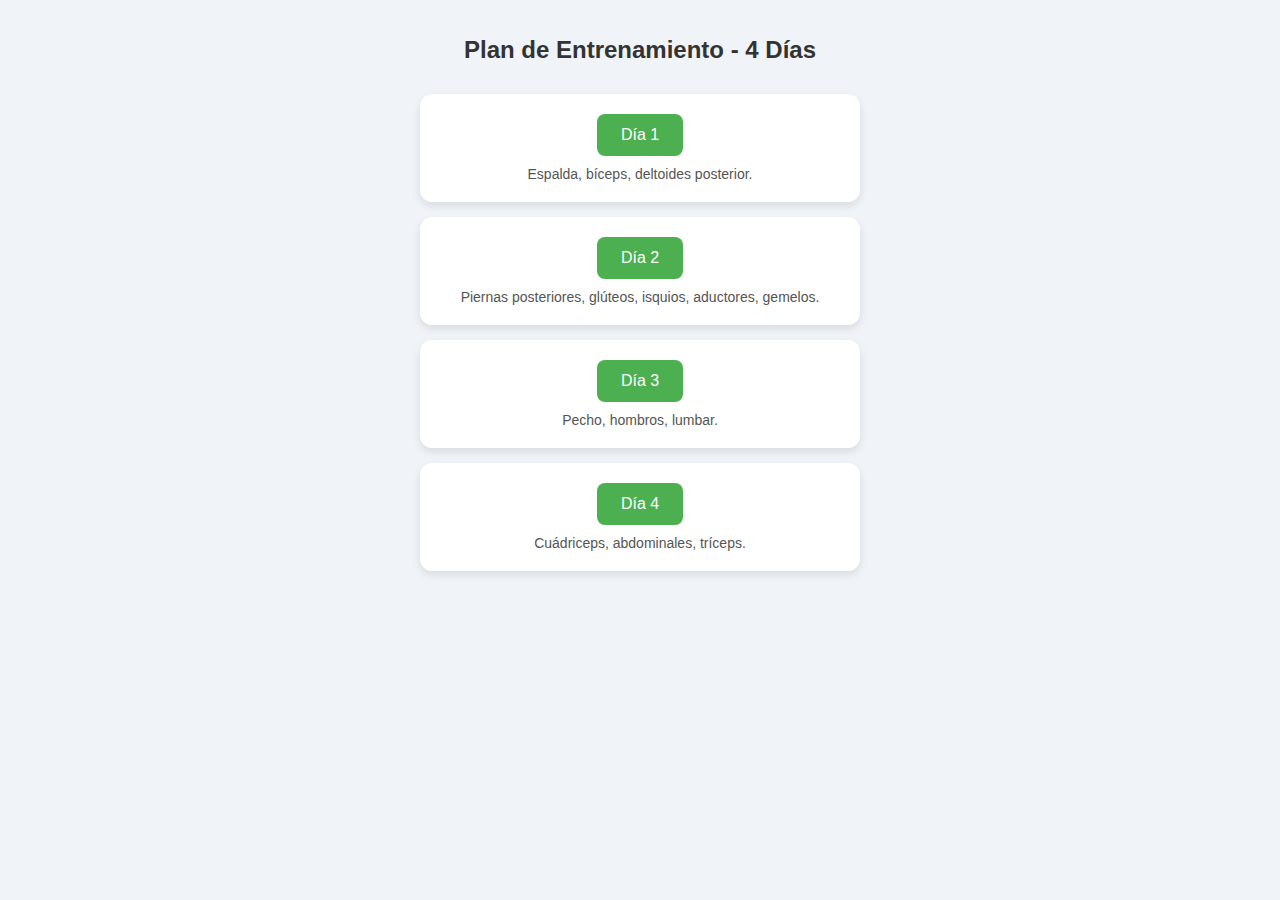
<file: index.html>
<!DOCTYPE html>
<html lang="es">
<head>
    <meta charset="UTF-8">
    <title>Plan de Entrenamiento</title>
    <link rel="stylesheet" href="styles.css">
</head>
<body>
<h1>Plan de Entrenamiento - 4 Días</h1>

<div class="dia">
    <a href="dia1.html">
        <button>Día 1</button>
    </a>
    <p>Espalda, bíceps, deltoides posterior.</p>
</div>

<div class="dia">
    <a href="dia2.html">
        <button>Día 2</button>
    </a>
    <p>Piernas posteriores, glúteos, isquios, aductores, gemelos.</p>
</div>

<div class="dia">
    <a href="dia3.html">
        <button>Día 3</button>
    </a>
    <p>Pecho, hombros, lumbar.</p>
</div>

<div class="dia">
    <a href="dia4.html">
        <button>Día 4</button>
    </a>
    <p>Cuádriceps, abdominales, tríceps.</p>
</div>
</body>
</html>
</file>
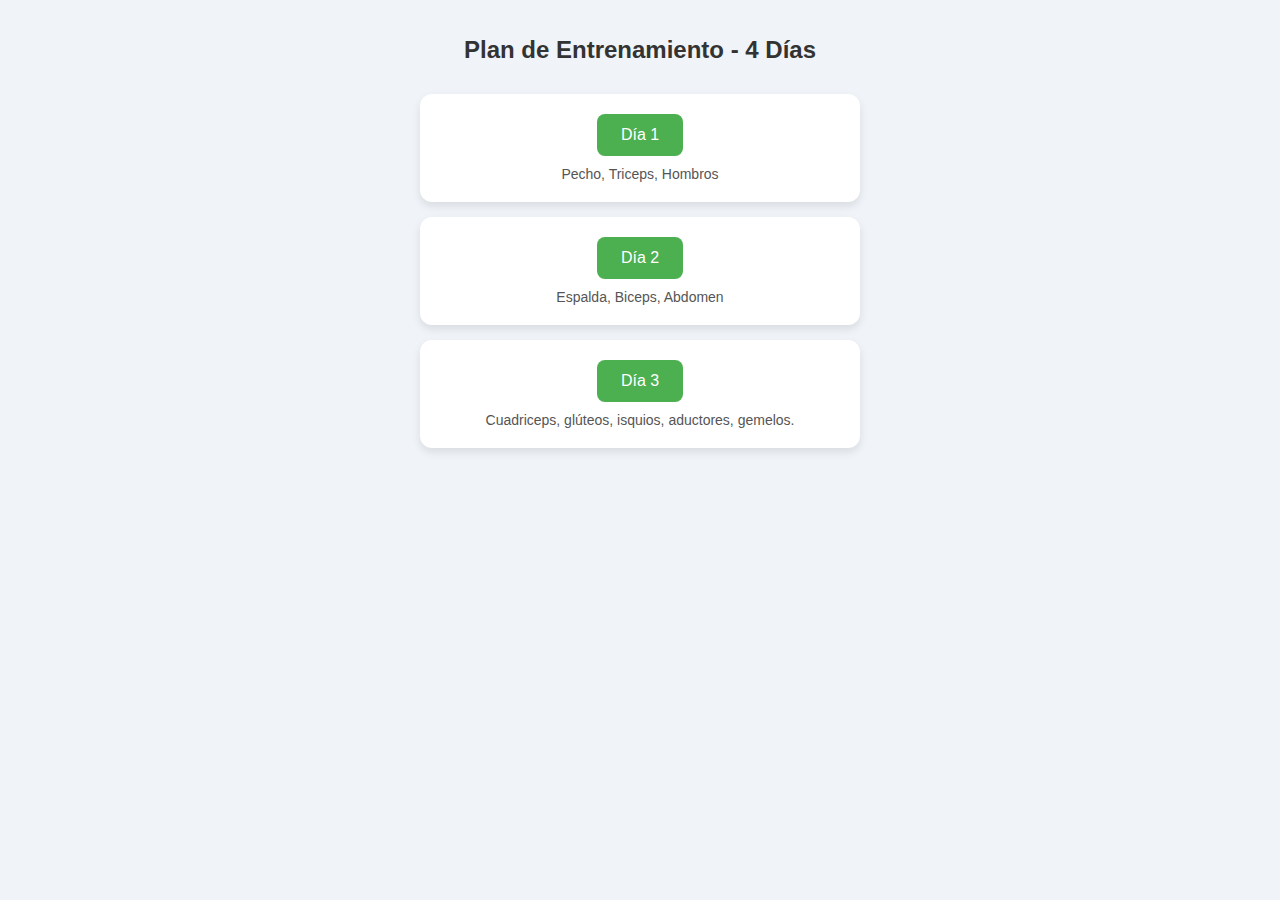
<file: Daniel/index.html>
<!DOCTYPE html>
<html lang="es">
<head>
    <meta charset="UTF-8">
    <title>Plan de Entrenamiento</title>
    <link rel="stylesheet" href="styles.css">
</head>
<body>
<h1>Plan de Entrenamiento - 4 Días</h1>

<div class="dia">
    <a href="dia1.html">
        <button>Día 1</button>
    </a>
    <p>Pecho, Triceps, Hombros</p>
</div>

<div class="dia">
    <a href="dia2.html">
        <button>Día 2</button>
    </a>
    <p>Espalda, Biceps, Abdomen</p>
</div>

<div class="dia">
    <a href="dia3.html">
        <button>Día 3</button>
    </a>
    <p>Cuadriceps, glúteos, isquios, aductores, gemelos.</p>
</div>

</body>
</html>
</file>
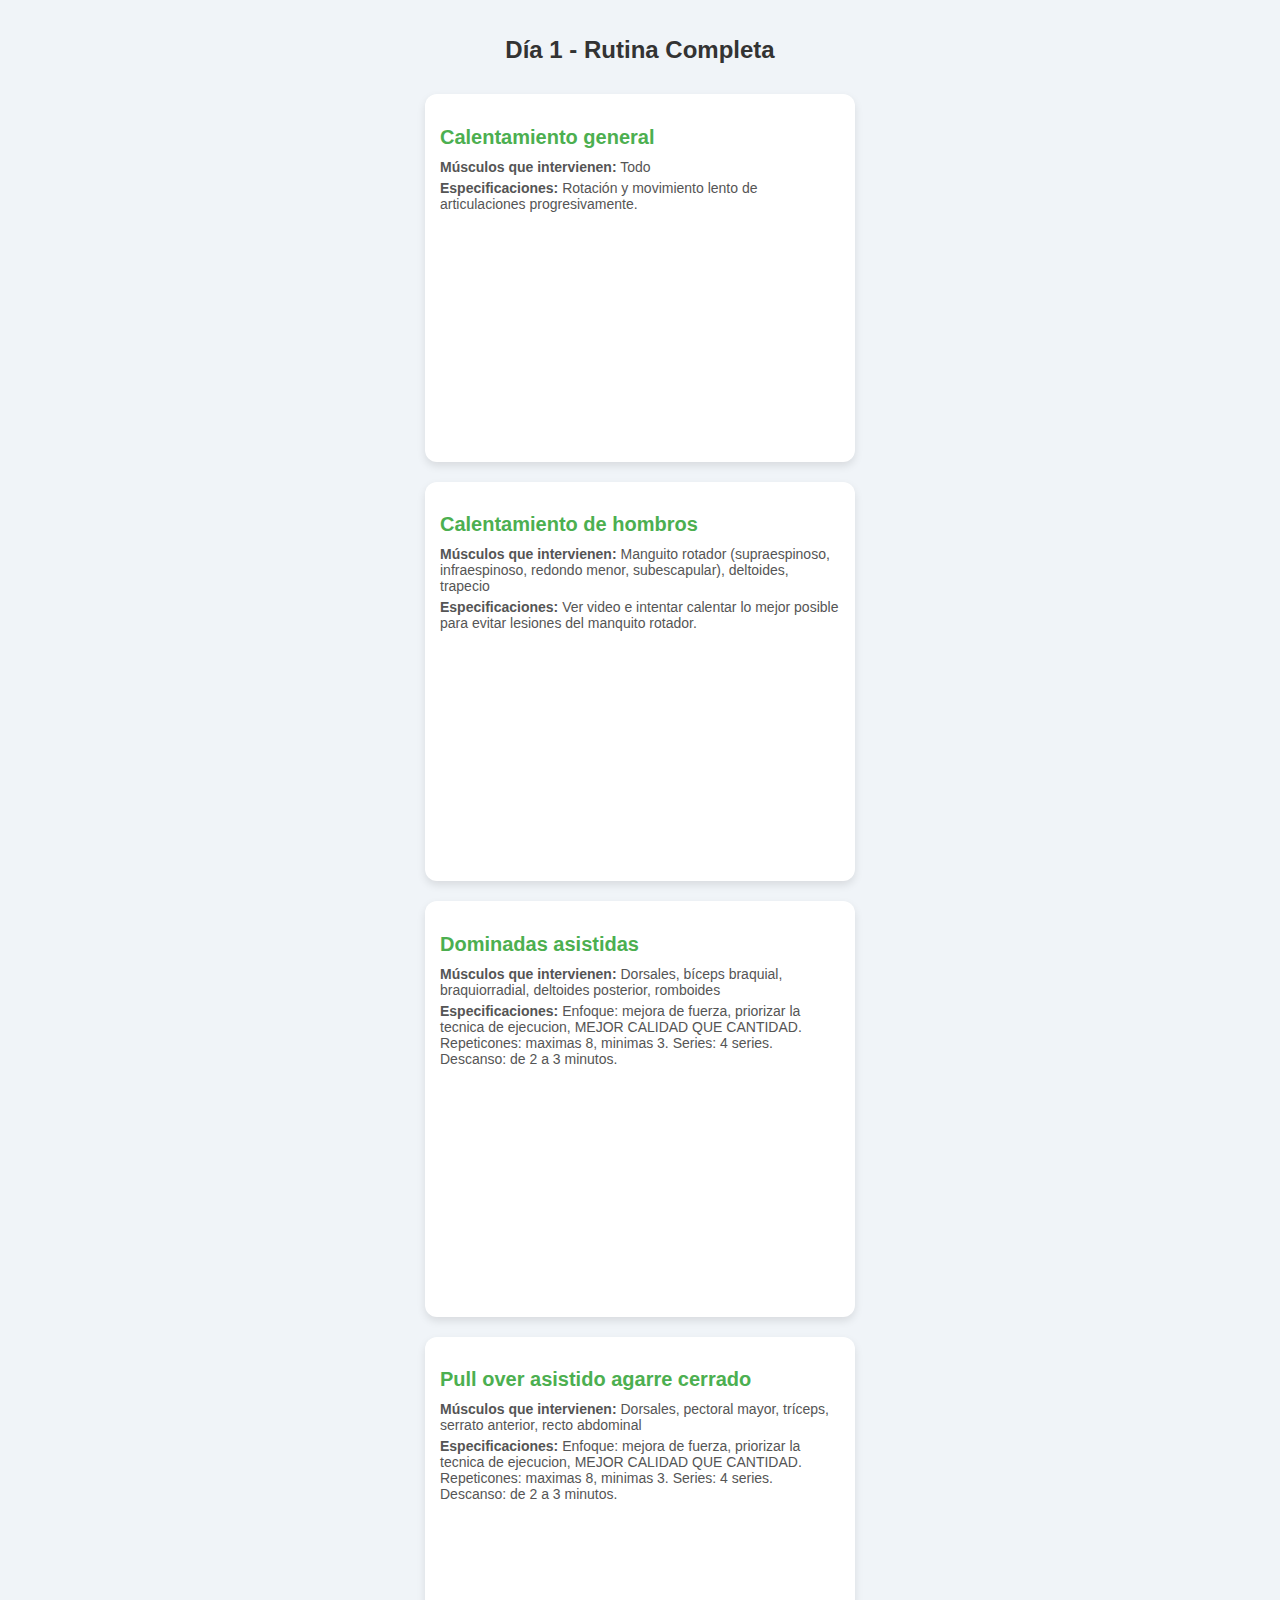
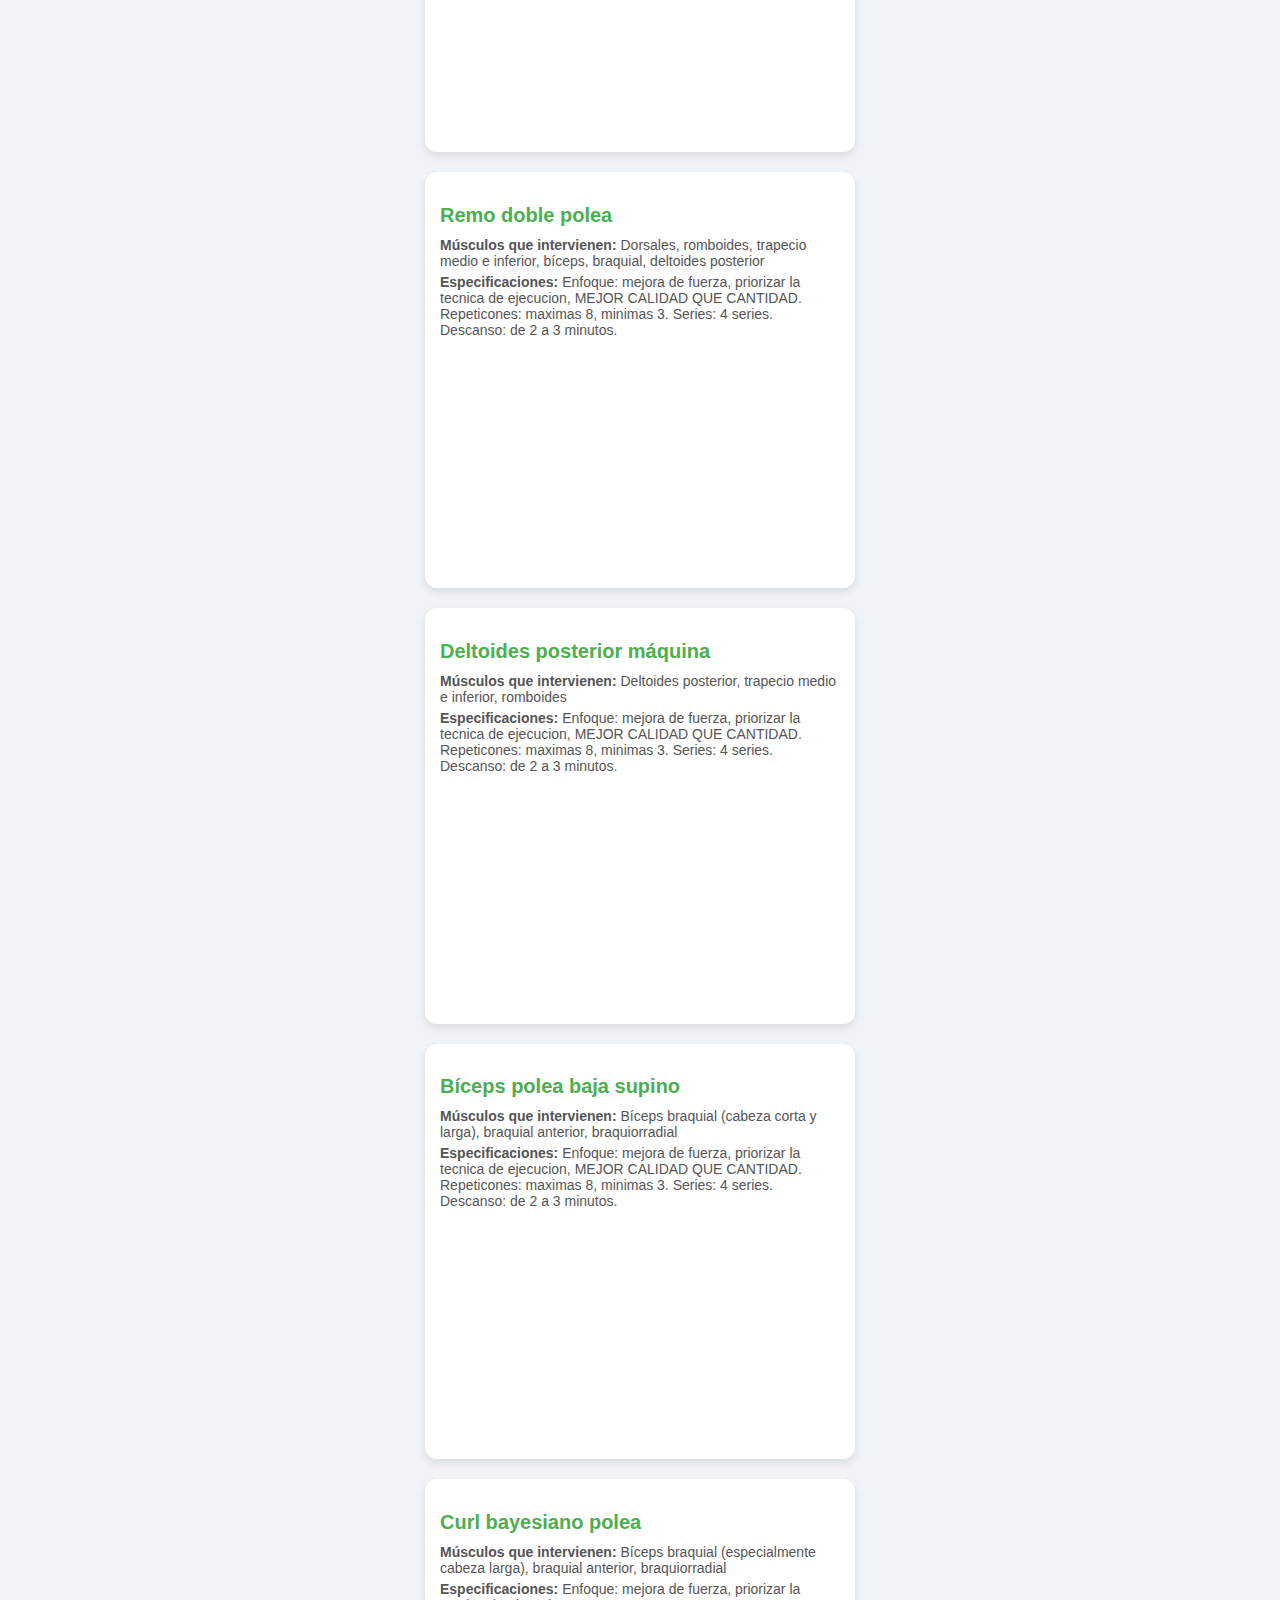
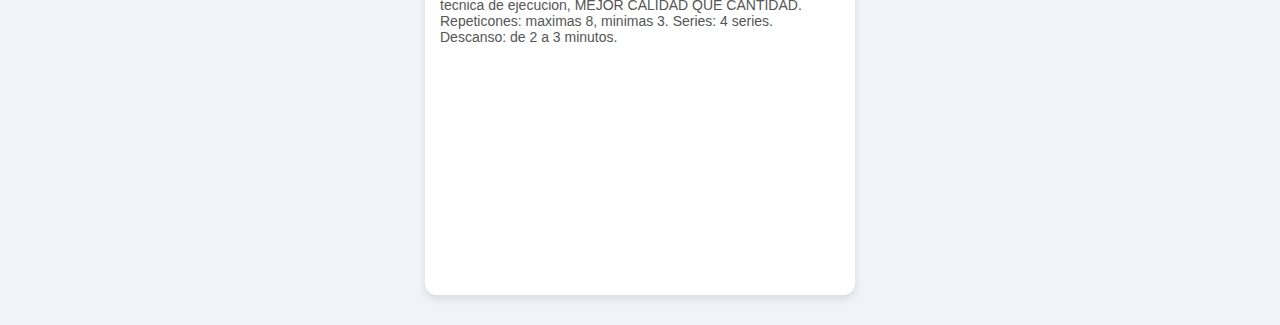
<file: dia1.html>
<!DOCTYPE html>
<html lang="es">
<head>
    <meta charset="UTF-8">
    <meta name="viewport" content="width=device-width, initial-scale=1.0">
    <title>Día 1 - Rutina Completa</title>
    <link rel="stylesheet" href="styles2.css">
</head>
<body>
<h1>Día 1 - Rutina Completa</h1>
<div class="rutina-container">
    <div class="ejercicio">
        <h2>Calentamiento general</h2>
        <p><strong>Músculos que intervienen:</strong> Todo</p>
        <p><strong>Especificaciones:</strong> Rotación y movimiento lento de articulaciones progresivamente.</p>
        <div class="video-container">
            <iframe src="https://www.youtube.com/embed/YGoCAfU6d-s" frameborder="0" allowfullscreen></iframe>
        </div>
    </div>

    <div class="ejercicio">
        <h2>Calentamiento de hombros</h2>
        <p><strong>Músculos que intervienen:</strong> Manguito rotador (supraespinoso, infraespinoso, redondo menor, subescapular), deltoides, trapecio</p>
        <p><strong>Especificaciones:</strong> Ver video e intentar calentar lo mejor posible para evitar lesiones del manquito rotador.</p>
        <div class="video-container">
            <iframe src="https://www.youtube.com/embed/A0gCCmGqn_M" frameborder="0" allowfullscreen></iframe>
        </div>
    </div>

    <div class="ejercicio">
        <h2>Dominadas asistidas</h2>
        <p><strong>Músculos que intervienen:</strong> Dorsales, bíceps braquial, braquiorradial, deltoides posterior, romboides</p>
        <p><strong>Especificaciones:</strong> Enfoque: mejora de fuerza, priorizar la tecnica de ejecucion, MEJOR CALIDAD QUE CANTIDAD. Repeticones: maximas 8, minimas 3. Series: 4 series. Descanso: de 2 a 3 minutos.</p>
        <div class="video-container">
            <iframe src="https://www.youtube.com/embed/lgE47t3dr2Q" frameborder="0" allowfullscreen></iframe>
        </div>
    </div>

    <div class="ejercicio">
        <h2>Pull over asistido agarre cerrado</h2>
        <p><strong>Músculos que intervienen:</strong> Dorsales, pectoral mayor, tríceps, serrato anterior, recto abdominal</p>
        <p><strong>Especificaciones:</strong> Enfoque: mejora de fuerza, priorizar la tecnica de ejecucion, MEJOR CALIDAD QUE CANTIDAD. Repeticones: maximas 8, minimas 3. Series: 4 series. Descanso: de 2 a 3 minutos.</p>
        <div class="video-container">
            <iframe src="https://www.youtube.com/embed/4ygpWJgfhIE" frameborder="0" allowfullscreen></iframe>
        </div>
    </div>

    <div class="ejercicio">
        <h2>Remo doble polea</h2>
        <p><strong>Músculos que intervienen:</strong> Dorsales, romboides, trapecio medio e inferior, bíceps, braquial, deltoides posterior</p>
        <p><strong>Especificaciones:</strong> Enfoque: mejora de fuerza, priorizar la tecnica de ejecucion, MEJOR CALIDAD QUE CANTIDAD. Repeticones: maximas 8, minimas 3. Series: 4 series. Descanso: de 2 a 3 minutos.</p>
        <div class="video-container">
            <iframe src="https://www.youtube.com/embed/v02IVd4cuUU" frameborder="0" allowfullscreen></iframe>
        </div>
    </div>

    <div class="ejercicio">
        <h2>Deltoides posterior máquina</h2>
        <p><strong>Músculos que intervienen:</strong> Deltoides posterior, trapecio medio e inferior, romboides</p>
        <p><strong>Especificaciones:</strong> Enfoque: mejora de fuerza, priorizar la tecnica de ejecucion, MEJOR CALIDAD QUE CANTIDAD. Repeticones: maximas 8, minimas 3. Series: 4 series. Descanso: de 2 a 3 minutos.</p>
        <div class="video-container">
            <iframe src="https://www.youtube.com/embed/QJLG15jHksA" frameborder="0" allowfullscreen></iframe>
        </div>
    </div>

    <div class="ejercicio">
        <h2>Bíceps polea baja supino</h2>
        <p><strong>Músculos que intervienen:</strong> Bíceps braquial (cabeza corta y larga), braquial anterior, braquiorradial</p>
        <p><strong>Especificaciones:</strong> Enfoque: mejora de fuerza, priorizar la tecnica de ejecucion, MEJOR CALIDAD QUE CANTIDAD. Repeticones: maximas 8, minimas 3. Series: 4 series. Descanso: de 2 a 3 minutos.</p>
        <div class="video-container">
            <iframe src="https://www.youtube.com/embed/U6op1JiV0T8" frameborder="0" allowfullscreen></iframe>
        </div>
    </div>

    <div class="ejercicio">
        <h2>Curl bayesiano polea</h2>
        <p><strong>Músculos que intervienen:</strong> Bíceps braquial (especialmente cabeza larga), braquial anterior, braquiorradial</p>
        <p><strong>Especificaciones:</strong> Enfoque: mejora de fuerza, priorizar la tecnica de ejecucion, MEJOR CALIDAD QUE CANTIDAD. Repeticones: maximas 8, minimas 3. Series: 4 series. Descanso: de 2 a 3 minutos.</p>
        <div class="video-container">
            <iframe src="https://www.youtube.com/embed/m1wGr3O-nzo" frameborder="0" allowfullscreen></iframe>
        </div>
    </div>
</div>
</body>
</html>
</file>
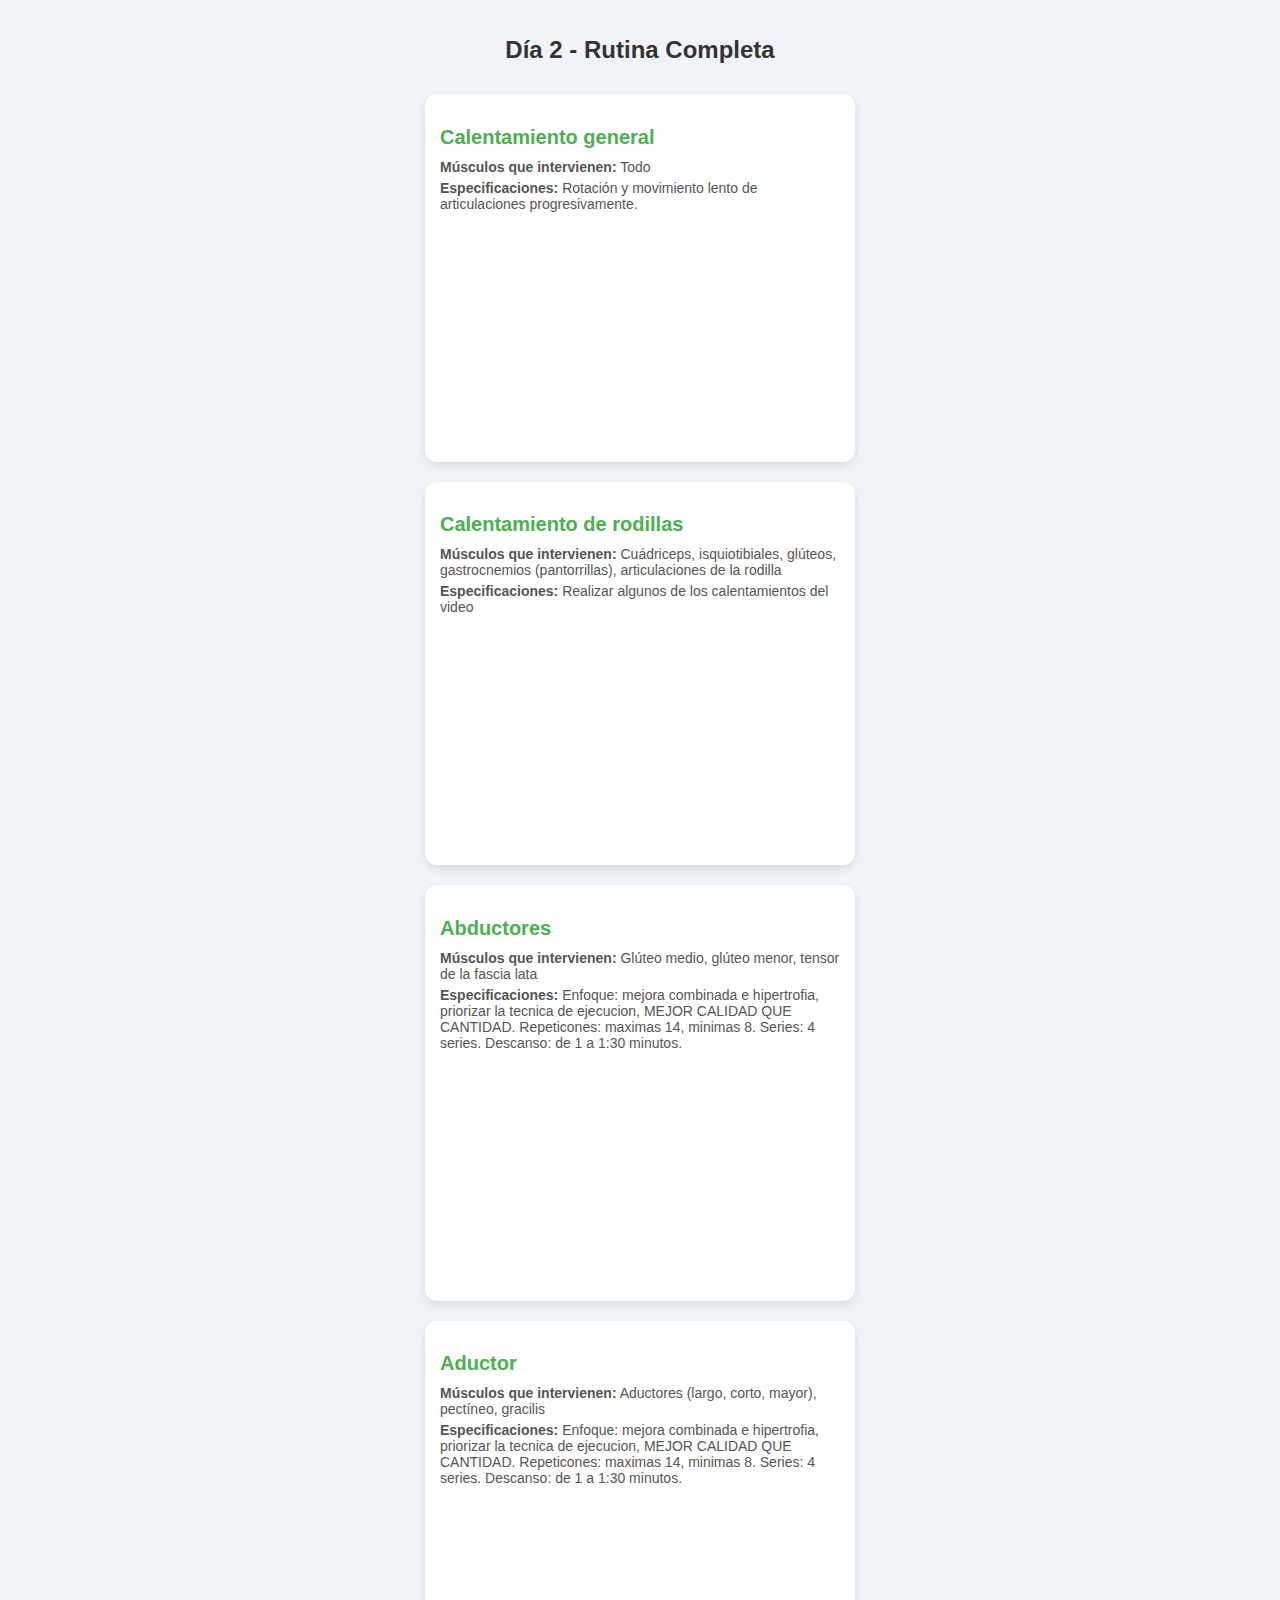
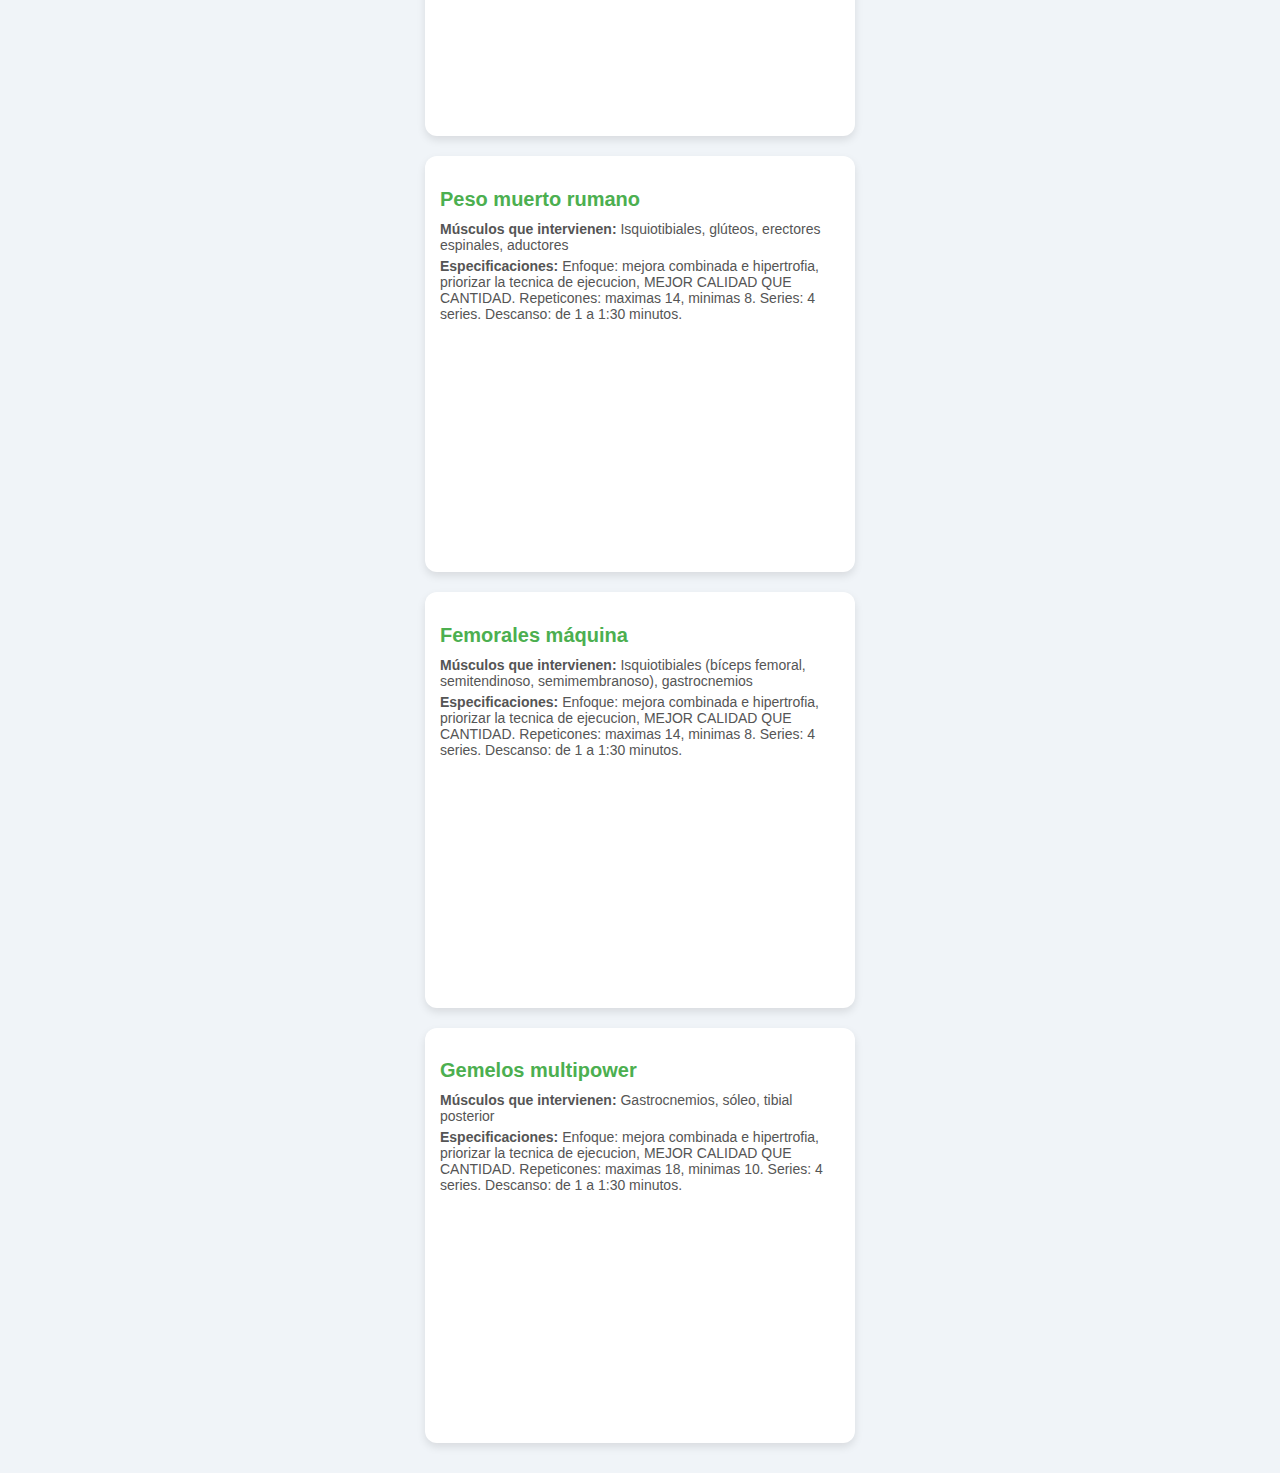
<file: dia2.html>
<!DOCTYPE html>
<html lang="es">
<head>
    <meta charset="UTF-8">
    <meta name="viewport" content="width=device-width, initial-scale=1.0">
    <title>Día 2 - Rutina Completa</title>
    <link rel="stylesheet" href="styles2.css">
</head>
<body>
<h1>Día 2 - Rutina Completa</h1>
<div class="rutina-container">
    <div class="ejercicio">
        <h2>Calentamiento general</h2>
        <p><strong>Músculos que intervienen:</strong> Todo</p>
        <p><strong>Especificaciones:</strong> Rotación y movimiento lento de articulaciones progresivamente.</p>
        <div class="video-container">
            <iframe src="https://www.youtube.com/embed/YGoCAfU6d-s" frameborder="0" allowfullscreen></iframe>
        </div>
    </div>

    <div class="ejercicio">
        <h2>Calentamiento de rodillas</h2>
        <p><strong>Músculos que intervienen:</strong> Cuádriceps, isquiotibiales, glúteos, gastrocnemios (pantorrillas), articulaciones de la rodilla</p>
        <p><strong>Especificaciones:</strong> Realizar algunos de los calentamientos del video</p>
        <div class="video-container">
            <iframe src="https://www.youtube.com/embed/jSACK-0lKi4" frameborder="0" allowfullscreen></iframe>
        </div>
    </div>

    <div class="ejercicio">
        <h2>Abductores</h2>
        <p><strong>Músculos que intervienen:</strong> Glúteo medio, glúteo menor, tensor de la fascia lata</p>
        <p><strong>Especificaciones:</strong> Enfoque: mejora combinada e hipertrofia, priorizar la tecnica de ejecucion, MEJOR CALIDAD QUE CANTIDAD. Repeticones: maximas 14, minimas 8. Series: 4 series. Descanso: de 1 a 1:30 minutos.</p>
        <div class="video-container">
            <iframe src="https://www.youtube.com/embed/Ag57DscB5uA" frameborder="0" allowfullscreen></iframe>
        </div>
    </div>

    <div class="ejercicio">
        <h2>Aductor</h2>
        <p><strong>Músculos que intervienen:</strong> Aductores (largo, corto, mayor), pectíneo, gracilis</p>
        <p><strong>Especificaciones:</strong> Enfoque: mejora combinada e hipertrofia, priorizar la tecnica de ejecucion, MEJOR CALIDAD QUE CANTIDAD. Repeticones: maximas 14, minimas 8. Series: 4 series. Descanso: de 1 a 1:30 minutos.</p>
        <div class="video-container">
            <iframe src="https://www.youtube.com/embed/i-Cotxp4wpM" frameborder="0" allowfullscreen></iframe>
        </div>
    </div>

    <div class="ejercicio">
        <h2>Peso muerto rumano</h2>
        <p><strong>Músculos que intervienen:</strong> Isquiotibiales, glúteos, erectores espinales, aductores</p>
        <p><strong>Especificaciones:</strong> Enfoque: mejora combinada e hipertrofia, priorizar la tecnica de ejecucion, MEJOR CALIDAD QUE CANTIDAD. Repeticones: maximas 14, minimas 8. Series: 4 series. Descanso: de 1 a 1:30 minutos.</p>
        <div class="video-container">
            <iframe src="https://www.youtube.com/embed/0mUwMamTBaI" frameborder="0" allowfullscreen></iframe>
        </div>
    </div>

    <div class="ejercicio">
        <h2>Femorales máquina</h2>
        <p><strong>Músculos que intervienen:</strong> Isquiotibiales (bíceps femoral, semitendinoso, semimembranoso), gastrocnemios</p>
        <p><strong>Especificaciones:</strong> Enfoque: mejora combinada e hipertrofia, priorizar la tecnica de ejecucion, MEJOR CALIDAD QUE CANTIDAD. Repeticones: maximas 14, minimas 8. Series: 4 series. Descanso: de 1 a 1:30 minutos.</p>
        <div class="video-container">
            <iframe src="https://www.youtube.com/embed/VEAv16_YIF0" frameborder="0" allowfullscreen></iframe>
        </div>
    </div>

    <div class="ejercicio">
        <h2>Gemelos multipower</h2>
        <p><strong>Músculos que intervienen:</strong> Gastrocnemios, sóleo, tibial posterior</p>
        <p><strong>Especificaciones:</strong> Enfoque: mejora combinada e hipertrofia, priorizar la tecnica de ejecucion, MEJOR CALIDAD QUE CANTIDAD. Repeticones: maximas 18, minimas 10. Series: 4 series. Descanso: de 1 a 1:30 minutos.</p>
        <div class="video-container">
            <iframe src="https://www.youtube.com/embed/3d6jHpU76UE" frameborder="0" allowfullscreen></iframe>
        </div>
    </div>
</div>
</body>
</html>
</file>
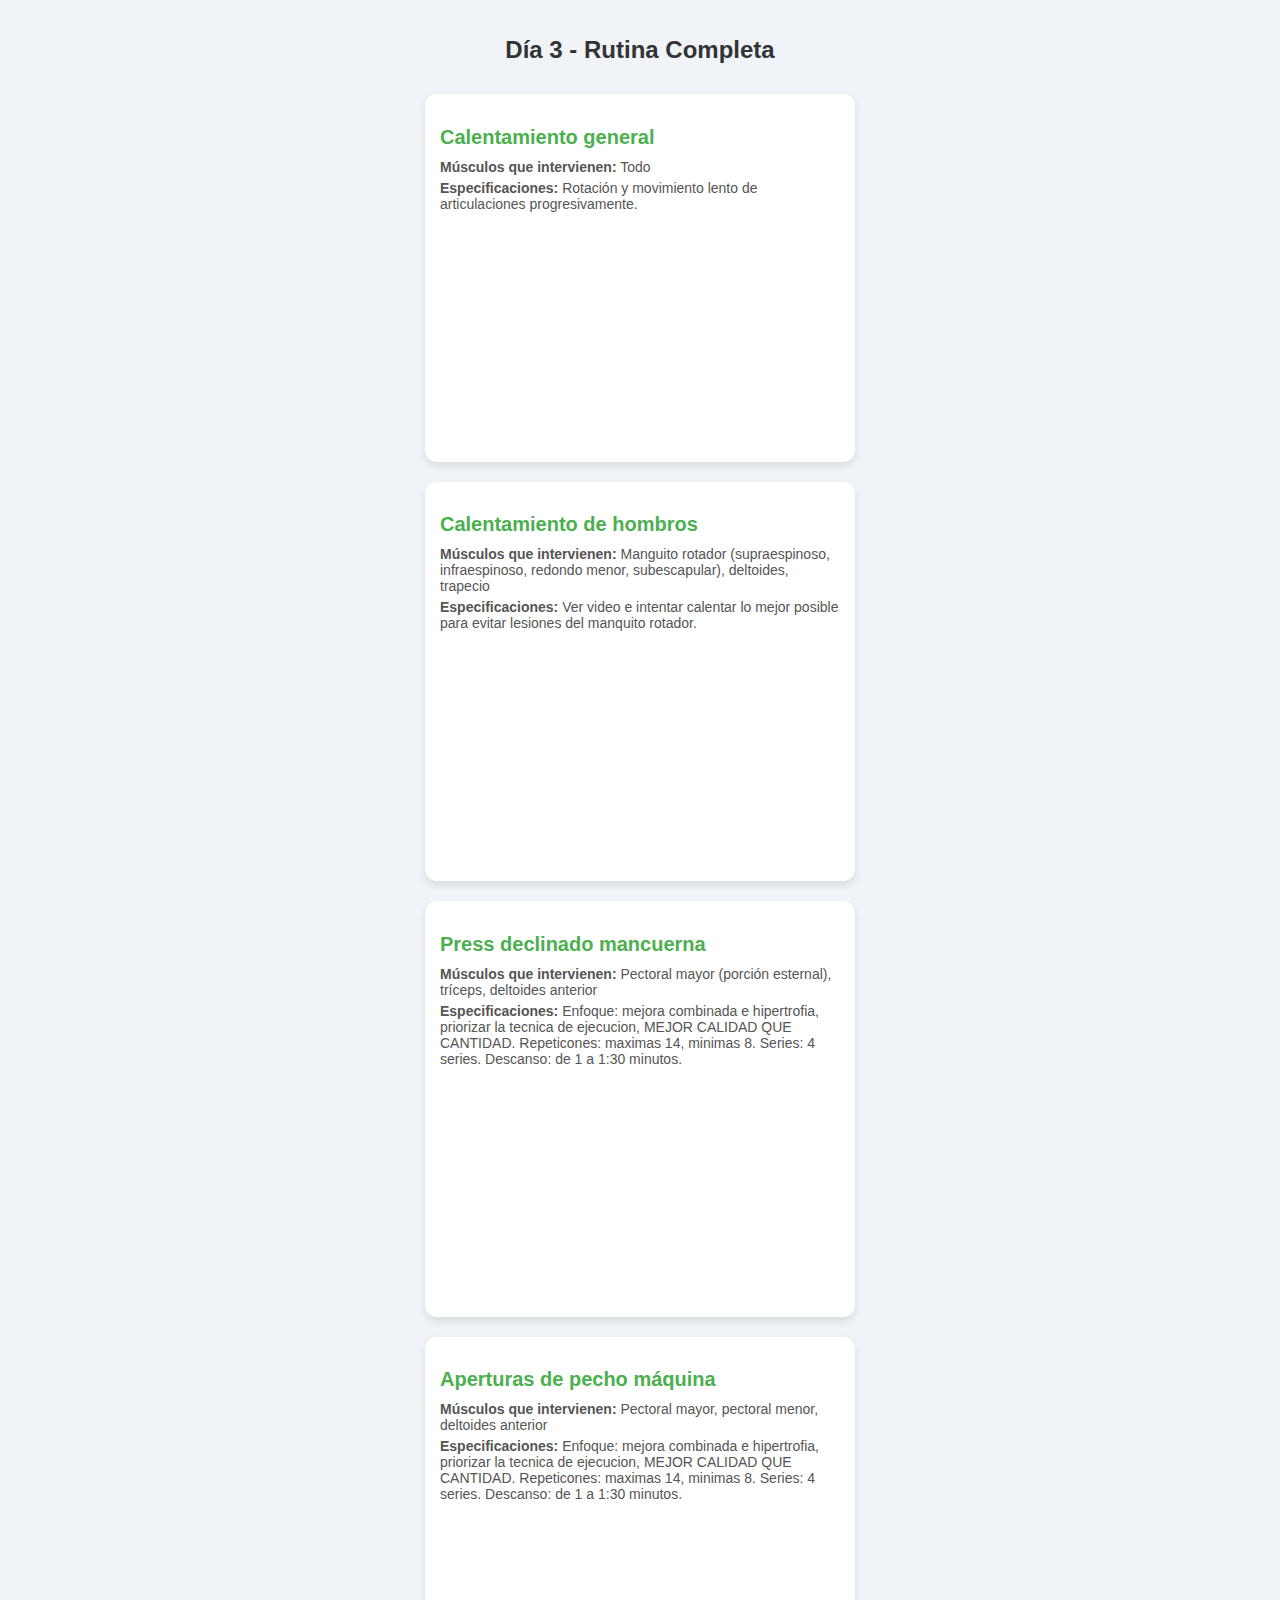
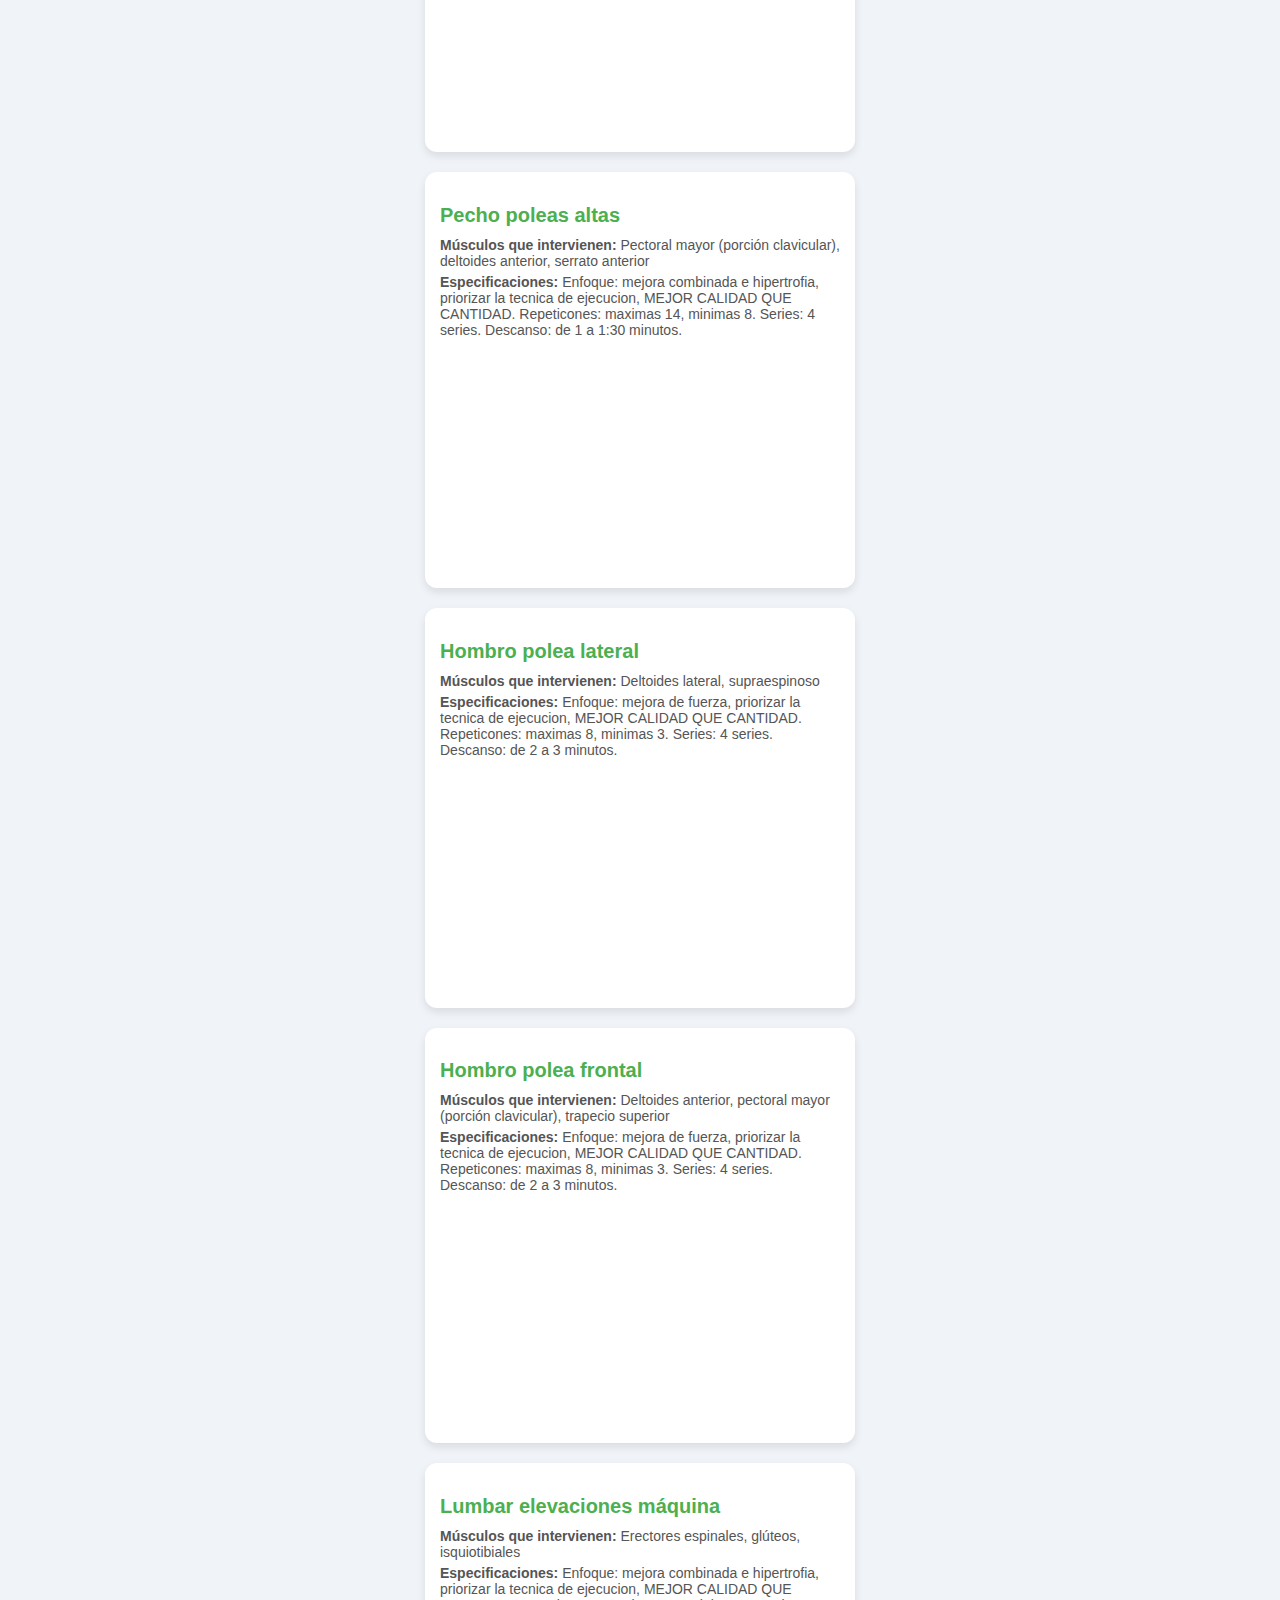
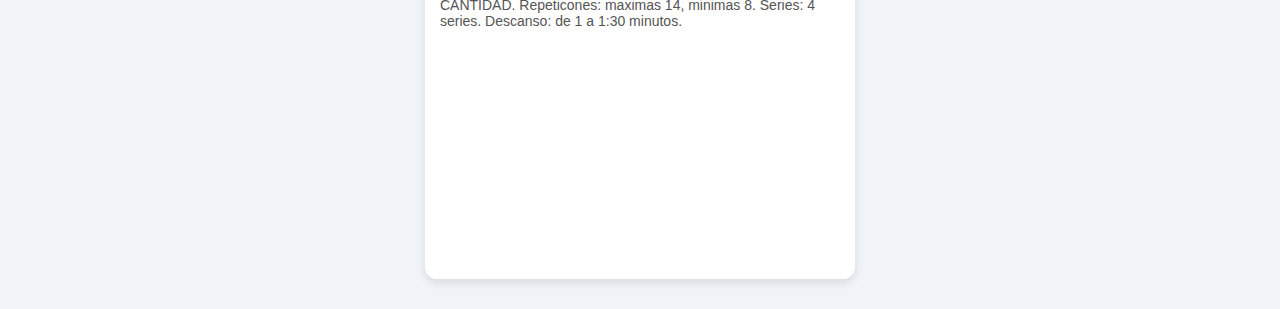
<file: dia3.html>
<!DOCTYPE html>
<html lang="es">
<head>
    <meta charset="UTF-8">
    <meta name="viewport" content="width=device-width, initial-scale=1.0">
    <title>Día 3 - Rutina Completa</title>
    <link rel="stylesheet" href="styles2.css">
</head>
<body>
<h1>Día 3 - Rutina Completa</h1>
<div class="rutina-container">
    <div class="ejercicio">
        <h2>Calentamiento general</h2>
        <p><strong>Músculos que intervienen:</strong> Todo</p>
        <p><strong>Especificaciones:</strong> Rotación y movimiento lento de articulaciones progresivamente.</p>
        <div class="video-container">
            <iframe src="https://www.youtube.com/embed/YGoCAfU6d-s" frameborder="0" allowfullscreen></iframe>
        </div>
    </div>

    <div class="ejercicio">
        <h2>Calentamiento de hombros</h2>
        <p><strong>Músculos que intervienen:</strong> Manguito rotador (supraespinoso, infraespinoso, redondo menor, subescapular), deltoides, trapecio</p>
        <p><strong>Especificaciones:</strong> Ver video e intentar calentar lo mejor posible para evitar lesiones del manquito rotador.</p>
        <div class="video-container">
            <iframe src="https://www.youtube.com/embed/A0gCCmGqn_M" frameborder="0" allowfullscreen></iframe>
        </div>
    </div>

    <div class="ejercicio">
        <h2>Press declinado mancuerna</h2>
        <p><strong>Músculos que intervienen:</strong> Pectoral mayor (porción esternal), tríceps, deltoides anterior</p>
        <p><strong>Especificaciones:</strong> Enfoque: mejora combinada e hipertrofia, priorizar la tecnica de ejecucion, MEJOR CALIDAD QUE CANTIDAD. Repeticones: maximas 14, minimas 8. Series: 4 series. Descanso: de 1 a 1:30 minutos.</p>
        <div class="video-container">
            <iframe src="https://www.youtube.com/embed/PAd6ezGbDUQ" frameborder="0" allowfullscreen></iframe>
        </div>
    </div>

    <div class="ejercicio">
        <h2>Aperturas de pecho máquina</h2>
        <p><strong>Músculos que intervienen:</strong> Pectoral mayor, pectoral menor, deltoides anterior</p>
        <p><strong>Especificaciones:</strong> Enfoque: mejora combinada e hipertrofia, priorizar la tecnica de ejecucion, MEJOR CALIDAD QUE CANTIDAD. Repeticones: maximas 14, minimas 8. Series: 4 series. Descanso: de 1 a 1:30 minutos.</p>
        <div class="video-container">
            <iframe src="https://www.youtube.com/embed/t3EH_o2GUyc" frameborder="0" allowfullscreen></iframe>
        </div>
    </div>

    <div class="ejercicio">
        <h2>Pecho poleas altas</h2>
        <p><strong>Músculos que intervienen:</strong> Pectoral mayor (porción clavicular), deltoides anterior, serrato anterior</p>
        <p><strong>Especificaciones:</strong> Enfoque: mejora combinada e hipertrofia, priorizar la tecnica de ejecucion, MEJOR CALIDAD QUE CANTIDAD. Repeticones: maximas 14, minimas 8. Series: 4 series. Descanso: de 1 a 1:30 minutos.</p>
        <div class="video-container">
            <iframe src="https://www.youtube.com/embed/osSD-IqKFlw" frameborder="0" allowfullscreen></iframe>
        </div>
    </div>

    <div class="ejercicio">
        <h2>Hombro polea lateral</h2>
        <p><strong>Músculos que intervienen:</strong> Deltoides lateral, supraespinoso</p>
        <p><strong>Especificaciones:</strong> Enfoque: mejora de fuerza, priorizar la tecnica de ejecucion, MEJOR CALIDAD QUE CANTIDAD. Repeticones: maximas 8, minimas 3. Series: 4 series. Descanso: de 2 a 3 minutos.</p>
        <div class="video-container">
            <iframe src="https://www.youtube.com/embed/2g-26KtNp1A" frameborder="0" allowfullscreen></iframe>
        </div>
    </div>

    <div class="ejercicio">
        <h2>Hombro polea frontal</h2>
        <p><strong>Músculos que intervienen:</strong> Deltoides anterior, pectoral mayor (porción clavicular), trapecio superior</p>
        <p><strong>Especificaciones:</strong> Enfoque: mejora de fuerza, priorizar la tecnica de ejecucion, MEJOR CALIDAD QUE CANTIDAD. Repeticones: maximas 8, minimas 3. Series: 4 series. Descanso: de 2 a 3 minutos.</p>
        <div class="video-container">
            <iframe src="https://www.youtube.com/embed/7Ps8KBssHiA" frameborder="0" allowfullscreen></iframe>
        </div>
    </div>

    <div class="ejercicio">
        <h2>Lumbar elevaciones máquina</h2>
        <p><strong>Músculos que intervienen:</strong> Erectores espinales, glúteos, isquiotibiales</p>
        <p><strong>Especificaciones:</strong> Enfoque: mejora combinada e hipertrofia, priorizar la tecnica de ejecucion, MEJOR CALIDAD QUE CANTIDAD. Repeticones: maximas 14, minimas 8. Series: 4 series. Descanso: de 1 a 1:30 minutos.</p>
        <div class="video-container">
            <iframe src="https://www.youtube.com/embed/JGiKCE593og" frameborder="0" allowfullscreen></iframe>
        </div>
    </div>
</div>
</body>
</html>
</file>
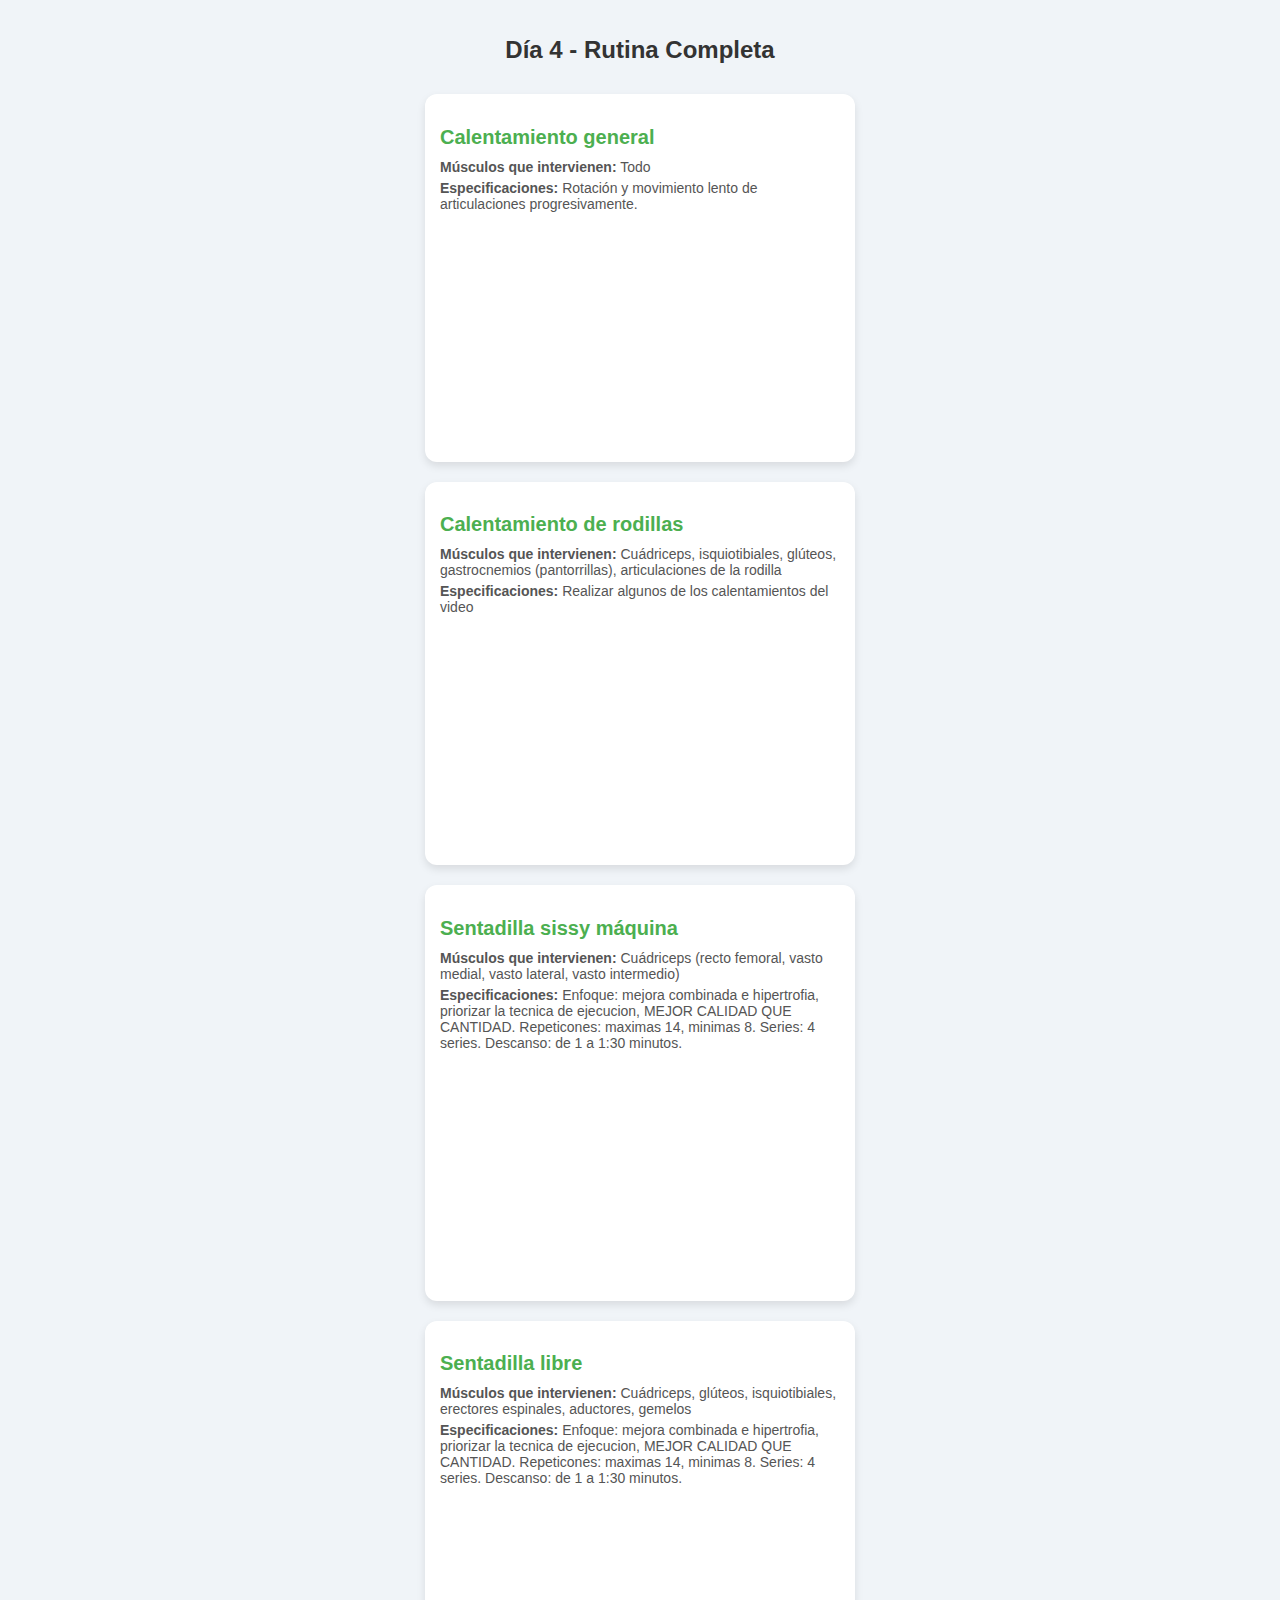
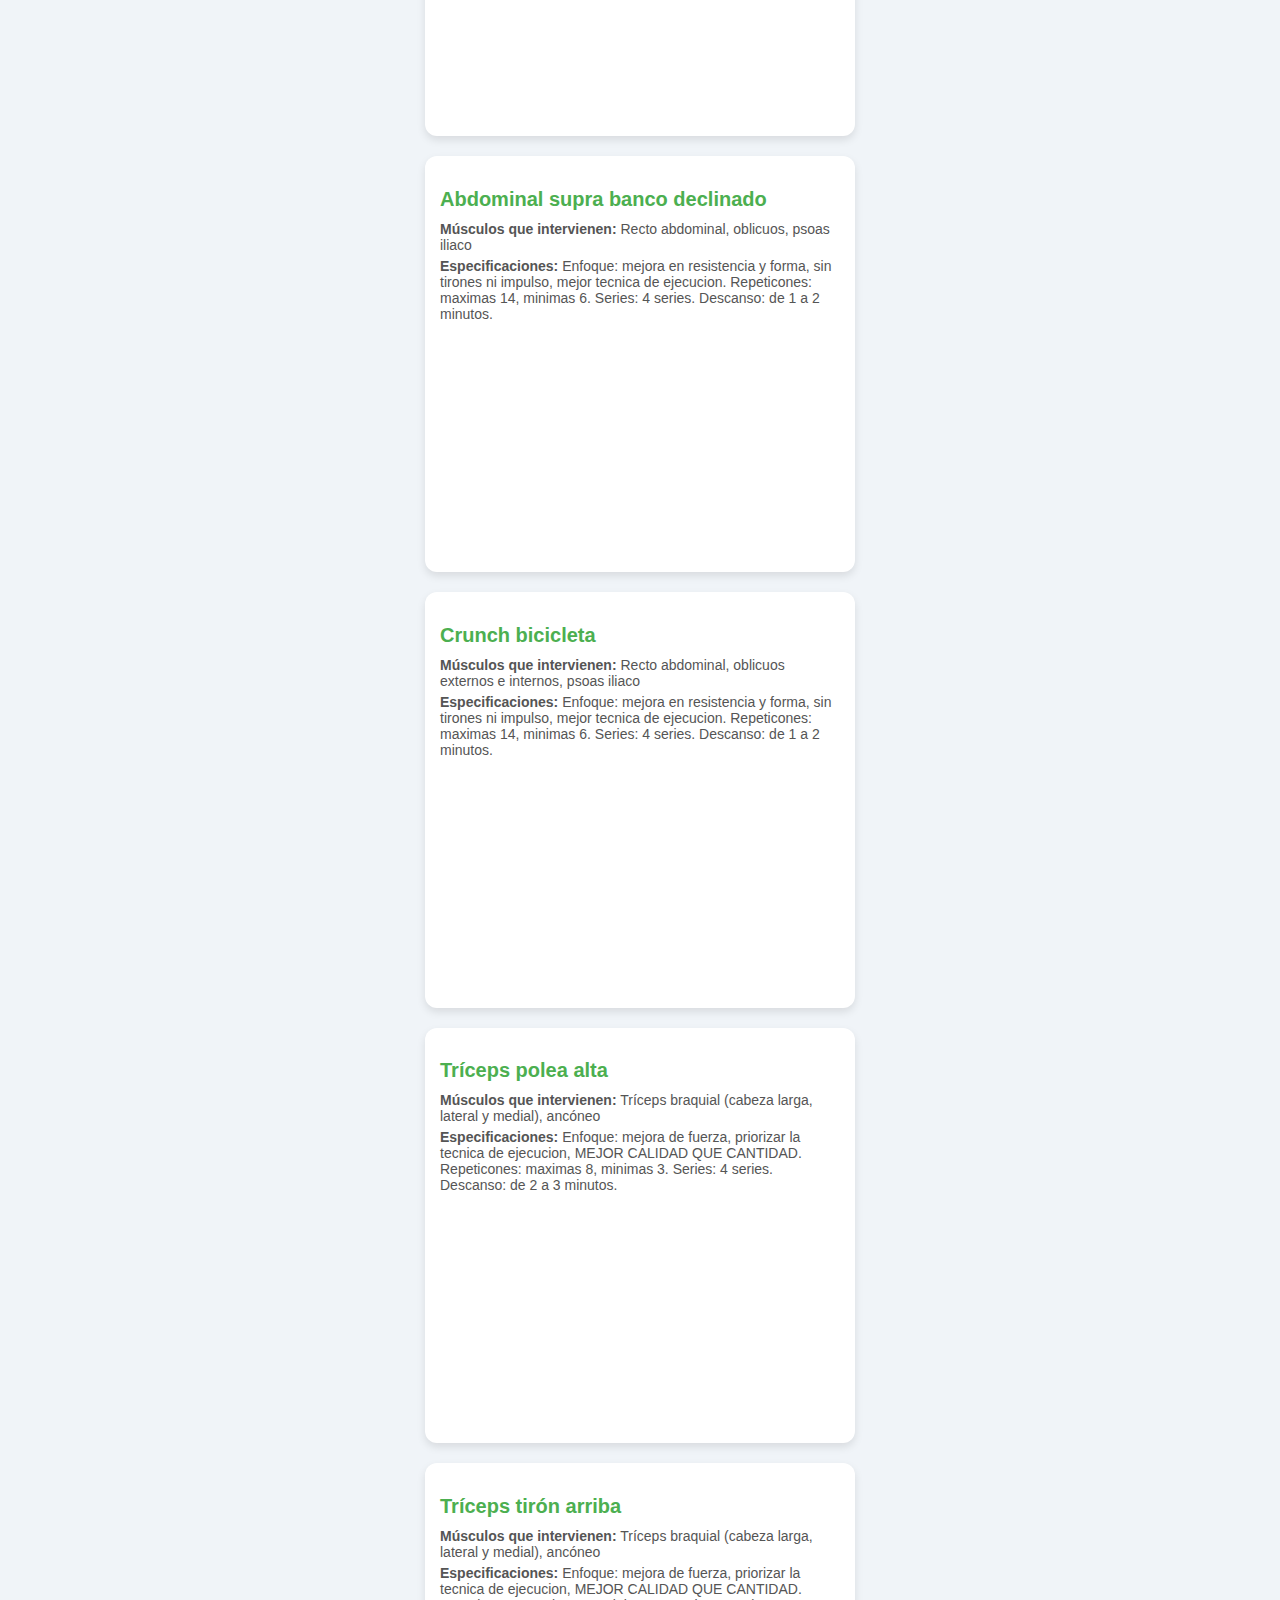
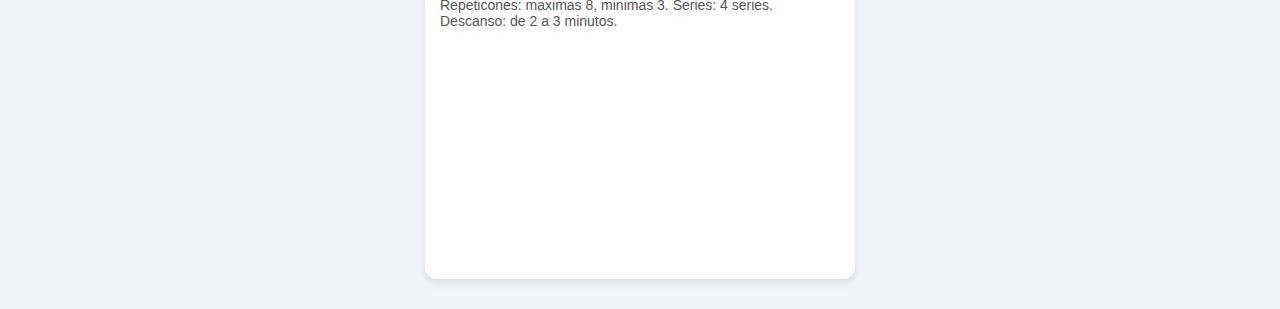
<file: dia4.html>
<!DOCTYPE html>
<html lang="es">
<head>
    <meta charset="UTF-8">
    <meta name="viewport" content="width=device-width, initial-scale=1.0">
    <title>Día 4 - Rutina Completa</title>
    <link rel="stylesheet" href="styles2.css">
</head>
<body>
<h1>Día 4 - Rutina Completa</h1>
<div class="rutina-container">
    <div class="ejercicio">
        <h2>Calentamiento general</h2>
        <p><strong>Músculos que intervienen:</strong> Todo</p>
        <p><strong>Especificaciones:</strong> Rotación y movimiento lento de articulaciones progresivamente.</p>
        <div class="video-container">
            <iframe src="https://www.youtube.com/embed/YGoCAfU6d-s" frameborder="0" allowfullscreen></iframe>
        </div>
    </div>

    <div class="ejercicio">
        <h2>Calentamiento de rodillas</h2>
        <p><strong>Músculos que intervienen:</strong> Cuádriceps, isquiotibiales, glúteos, gastrocnemios (pantorrillas), articulaciones de la rodilla</p>
        <p><strong>Especificaciones:</strong> Realizar algunos de los calentamientos del video</p>
        <div class="video-container">
            <iframe src="https://www.youtube.com/embed/jSACK-0lKi4" frameborder="0" allowfullscreen></iframe>
        </div>
    </div>

    <div class="ejercicio">
        <h2>Sentadilla sissy máquina</h2>
        <p><strong>Músculos que intervienen:</strong> Cuádriceps (recto femoral, vasto medial, vasto lateral, vasto intermedio)</p>
        <p><strong>Especificaciones:</strong> Enfoque: mejora combinada e hipertrofia, priorizar la tecnica de ejecucion, MEJOR CALIDAD QUE CANTIDAD. Repeticones: maximas 14, minimas 8. Series: 4 series. Descanso: de 1 a 1:30 minutos.</p>
        <div class="video-container">
            <iframe src="https://www.youtube.com/embed/HcPdY7daTuI" frameborder="0" allowfullscreen></iframe>
        </div>
    </div>

    <div class="ejercicio">
        <h2>Sentadilla libre</h2>
        <p><strong>Músculos que intervienen:</strong> Cuádriceps, glúteos, isquiotibiales, erectores espinales, aductores, gemelos</p>
        <p><strong>Especificaciones:</strong> Enfoque: mejora combinada e hipertrofia, priorizar la tecnica de ejecucion, MEJOR CALIDAD QUE CANTIDAD. Repeticones: maximas 14, minimas 8. Series: 4 series. Descanso: de 1 a 1:30 minutos.</p>
        <div class="video-container">
            <iframe src="https://www.youtube.com/embed/oQ-Poj58S3c" frameborder="0" allowfullscreen></iframe>
        </div>
    </div>

    <div class="ejercicio">
        <h2>Abdominal supra banco declinado</h2>
        <p><strong>Músculos que intervienen:</strong> Recto abdominal, oblicuos, psoas iliaco</p>
        <p><strong>Especificaciones:</strong> Enfoque: mejora en resistencia y forma, sin tirones ni impulso, mejor tecnica de ejecucion. Repeticones: maximas 14, minimas 6. Series: 4 series. Descanso: de 1 a 2 minutos.</p>
        <div class="video-container">
            <iframe src="https://www.youtube.com/embed/e9cDABS-wGk" frameborder="0" allowfullscreen></iframe>
        </div>
    </div>

    <div class="ejercicio">
        <h2>Crunch bicicleta</h2>
        <p><strong>Músculos que intervienen:</strong> Recto abdominal, oblicuos externos e internos, psoas iliaco</p>
        <p><strong>Especificaciones:</strong> Enfoque: mejora en resistencia y forma, sin tirones ni impulso, mejor tecnica de ejecucion. Repeticones: maximas 14, minimas 6. Series: 4 series. Descanso: de 1 a 2 minutos.</p>
        <div class="video-container">
            <iframe src="https://www.youtube.com/embed/wnuLak2onoA" frameborder="0" allowfullscreen></iframe>
        </div>
    </div>

    <div class="ejercicio">
        <h2>Tríceps polea alta</h2>
        <p><strong>Músculos que intervienen:</strong> Tríceps braquial (cabeza larga, lateral y medial), ancóneo</p>
        <p><strong>Especificaciones:</strong> Enfoque: mejora de fuerza, priorizar la tecnica de ejecucion, MEJOR CALIDAD QUE CANTIDAD. Repeticones: maximas 8, minimas 3. Series: 4 series. Descanso: de 2 a 3 minutos.</p>
        <div class="video-container">
            <iframe src="https://www.youtube.com/embed/lJVh8DPFGw8" frameborder="0" allowfullscreen></iframe>
        </div>
    </div>

    <div class="ejercicio">
        <h2>Tríceps tirón arriba</h2>
        <p><strong>Músculos que intervienen:</strong> Tríceps braquial (cabeza larga, lateral y medial), ancóneo</p>
        <p><strong>Especificaciones:</strong> Enfoque: mejora de fuerza, priorizar la tecnica de ejecucion, MEJOR CALIDAD QUE CANTIDAD. Repeticones: maximas 8, minimas 3. Series: 4 series. Descanso: de 2 a 3 minutos.</p>
        <div class="video-container">
            <iframe src="https://www.youtube.com/embed/oZ1MbUl-_-w" frameborder="0" allowfullscreen></iframe>
        </div>
    </div>
</div>
</body>
</html>
</file>
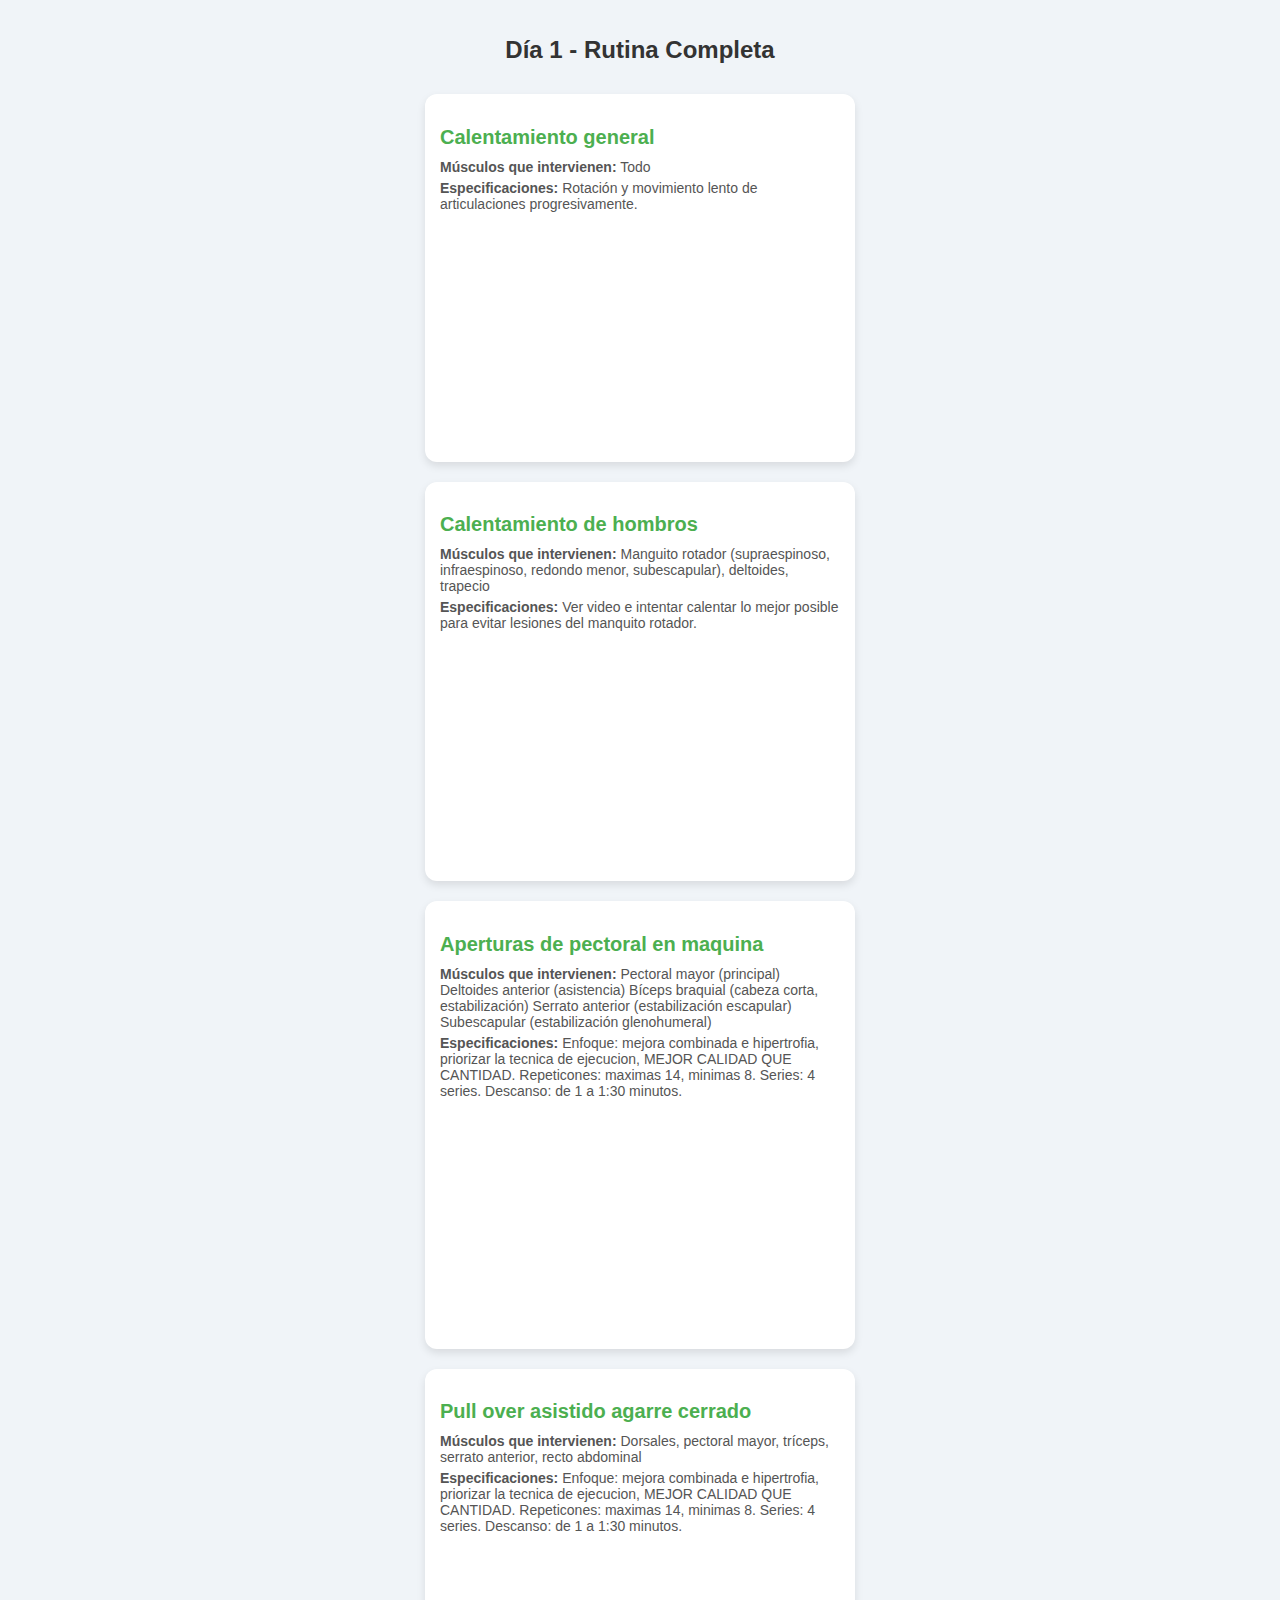
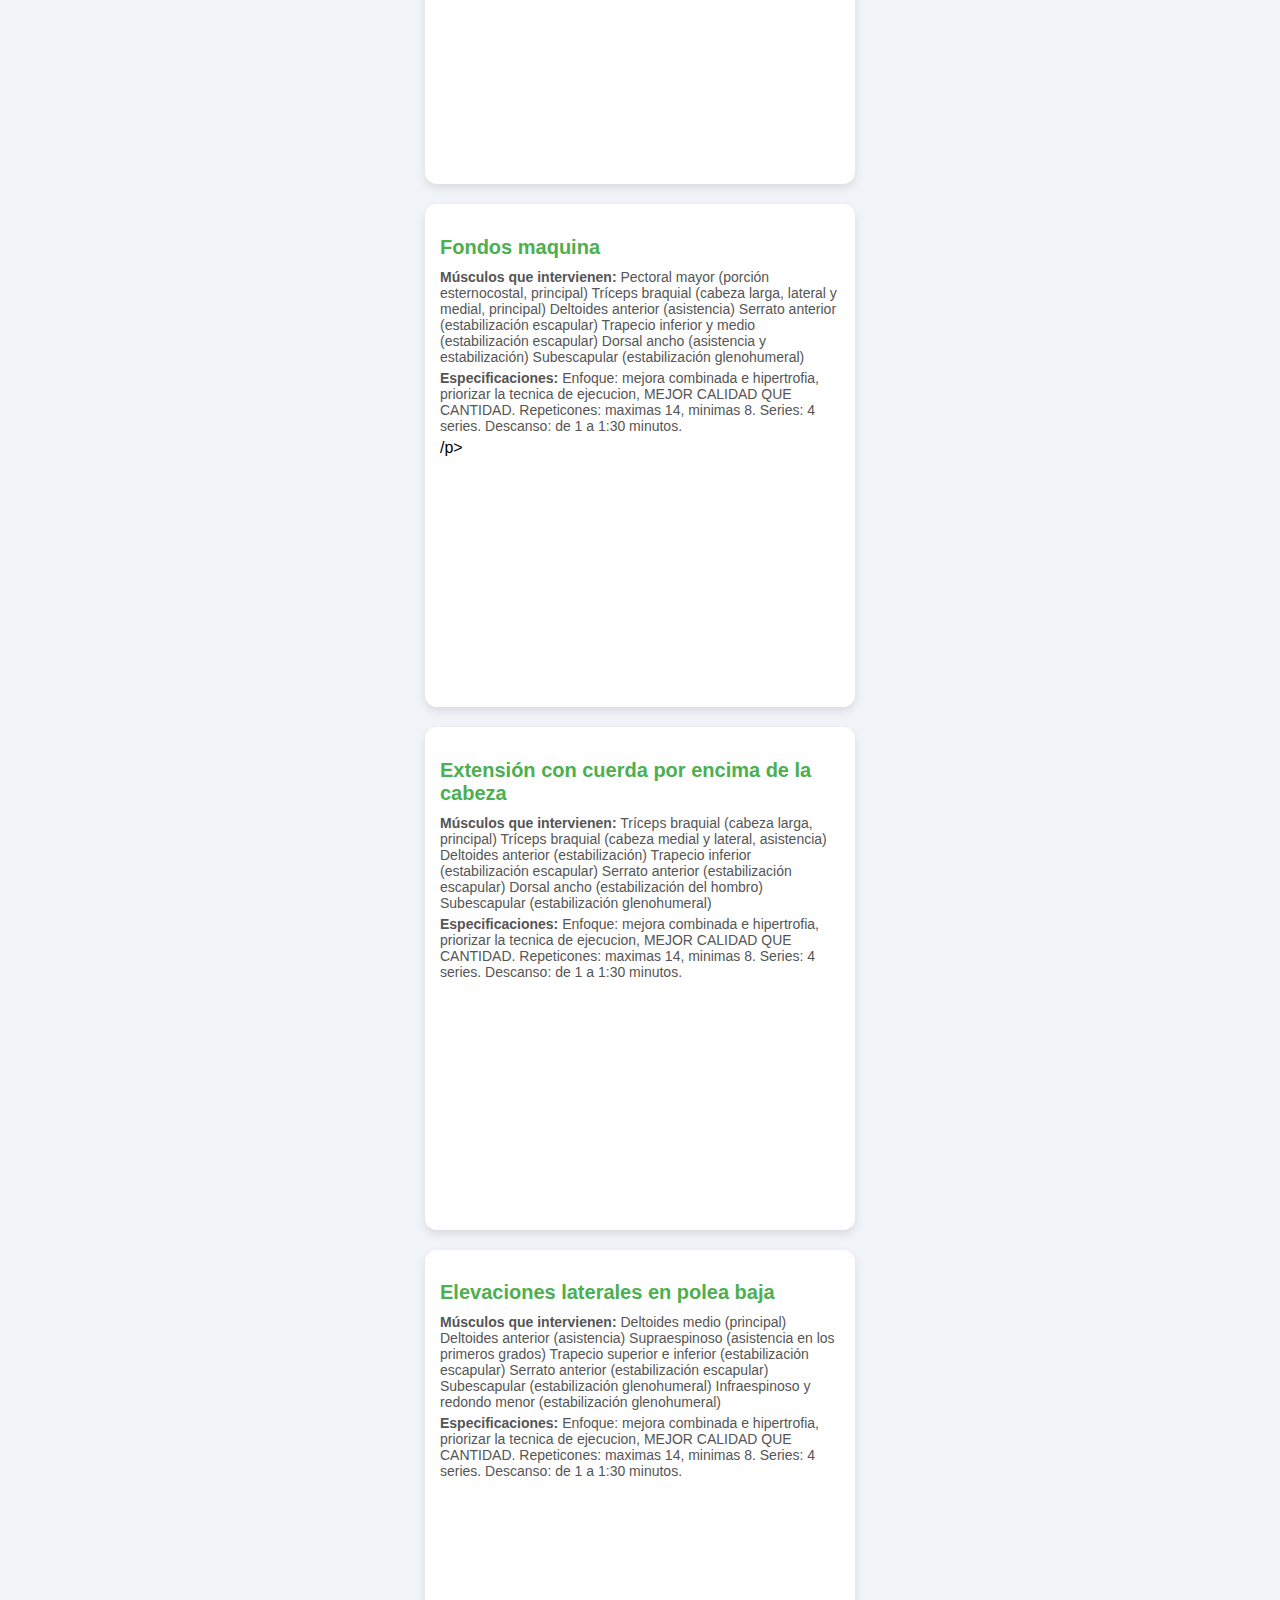
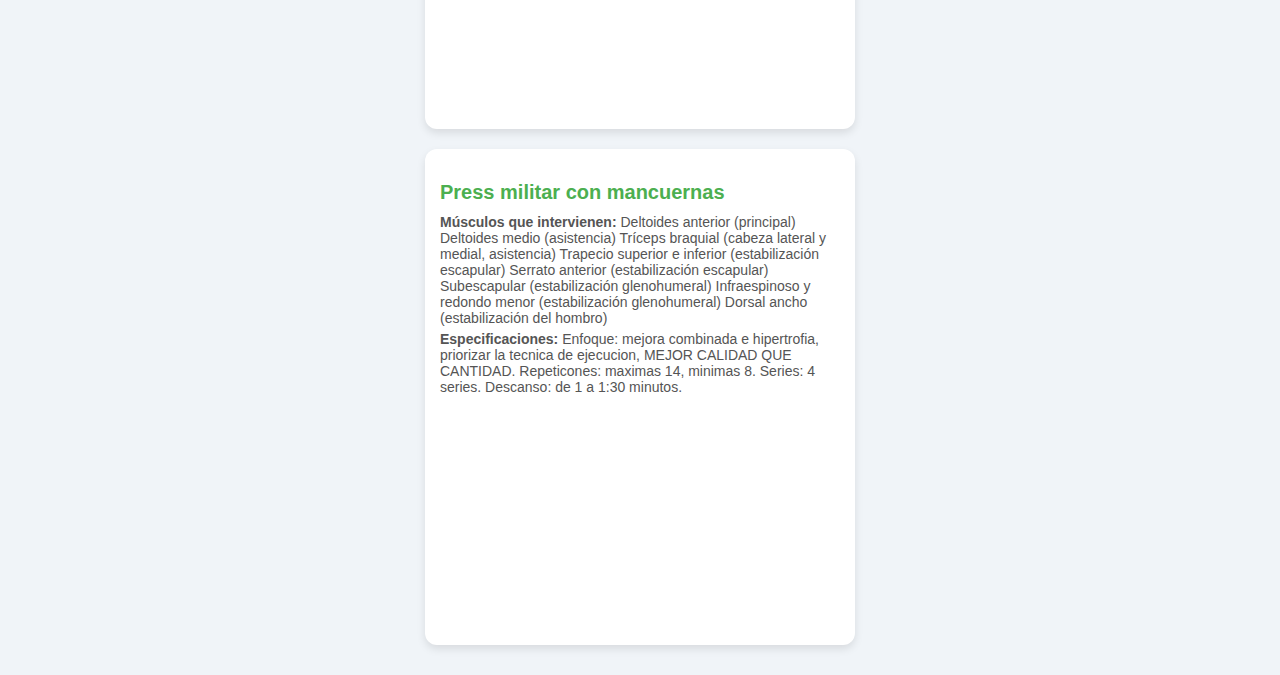
<file: Daniel/dia1.html>
<!DOCTYPE html>
<html lang="es">
<head>
    <meta charset="UTF-8">
    <meta name="viewport" content="width=device-width, initial-scale=1.0">
    <title>Día 1 - Rutina Completa</title>
    <link rel="stylesheet" href="styles2.css">
</head>
<body>
<h1>Día 1 - Rutina Completa</h1>
<div class="rutina-container">
    <div class="ejercicio">
        <h2>Calentamiento general</h2>
        <p><strong>Músculos que intervienen:</strong> Todo</p>
        <p><strong>Especificaciones:</strong> Rotación y movimiento lento de articulaciones progresivamente.</p>
        <div class="video-container">
            <iframe src="https://www.youtube.com/embed/YGoCAfU6d-s" frameborder="0" allowfullscreen></iframe>
        </div>
    </div>

    <div class="ejercicio">
        <h2>Calentamiento de hombros</h2>
        <p><strong>Músculos que intervienen:</strong> Manguito rotador (supraespinoso, infraespinoso, redondo menor, subescapular), deltoides, trapecio</p>
        <p><strong>Especificaciones:</strong> Ver video e intentar calentar lo mejor posible para evitar lesiones del manquito rotador.</p>
        <div class="video-container">
            <iframe src="https://www.youtube.com/embed/A0gCCmGqn_M" frameborder="0" allowfullscreen></iframe>
        </div>
    </div>

    <div class="ejercicio">
        <h2>Aperturas de pectoral en maquina</h2>
        <p><strong>Músculos que intervienen:</strong>
            Pectoral mayor (principal)
            Deltoides anterior (asistencia)
            Bíceps braquial (cabeza corta, estabilización)
            Serrato anterior (estabilización escapular)
            Subescapular (estabilización glenohumeral)
        </p>
        <p><strong>Especificaciones:</strong> Enfoque: mejora combinada e hipertrofia, priorizar la tecnica de ejecucion, MEJOR CALIDAD QUE CANTIDAD. Repeticones: maximas 14, minimas 8. Series: 4 series. Descanso: de 1 a 1:30 minutos.</p>
        <div class="video-container">
            <iframe src="https://www.youtube.com/embed/U5lV7oPW3CA" frameborder="0" allowfullscreen></iframe>
        </div>
    </div>

    <div class="ejercicio">
        <h2>Pull over asistido agarre cerrado</h2>
        <p><strong>Músculos que intervienen:</strong> Dorsales, pectoral mayor, tríceps, serrato anterior, recto abdominal</p>
        <p><strong>Especificaciones:</strong> Enfoque: mejora combinada e hipertrofia, priorizar la tecnica de ejecucion, MEJOR CALIDAD QUE CANTIDAD. Repeticones: maximas 14, minimas 8. Series: 4 series. Descanso: de 1 a 1:30 minutos.</p>
        <div class="video-container">
            <iframe src="https://www.youtube.com/embed/4ygpWJgfhIE" frameborder="0" allowfullscreen></iframe>
        </div>
    </div>

    <div class="ejercicio">
        <h2>Fondos maquina</h2>
        <p><strong>Músculos que intervienen:</strong>
            Pectoral mayor (porción esternocostal, principal)
            Tríceps braquial (cabeza larga, lateral y medial, principal)
            Deltoides anterior (asistencia)
            Serrato anterior (estabilización escapular)
            Trapecio inferior y medio (estabilización escapular)
            Dorsal ancho (asistencia y estabilización)
            Subescapular (estabilización glenohumeral)
        </p>
        <p><strong>Especificaciones:</strong> Enfoque: mejora combinada e hipertrofia, priorizar la tecnica de ejecucion, MEJOR CALIDAD QUE CANTIDAD. Repeticones: maximas 14, minimas 8. Series: 4 series. Descanso: de 1 a 1:30 minutos.</p>/p>
        <div class="video-container">
            <iframe src="https://www.youtube.com/embed/wiJ6juc6S0Q" frameborder="0" allowfullscreen></iframe>
        </div>
    </div>

    <div class="ejercicio">
        <h2>Extensión con cuerda por encima de la cabeza</h2>
        <p><strong>Músculos que intervienen:</strong>
            Tríceps braquial (cabeza larga, principal)
            Tríceps braquial (cabeza medial y lateral, asistencia)
            Deltoides anterior (estabilización)
            Trapecio inferior (estabilización escapular)
            Serrato anterior (estabilización escapular)
            Dorsal ancho (estabilización del hombro)
            Subescapular (estabilización glenohumeral)
        </p>
        <p><strong>Especificaciones:</strong> Enfoque: mejora combinada e hipertrofia, priorizar la tecnica de ejecucion, MEJOR CALIDAD QUE CANTIDAD. Repeticones: maximas 14, minimas 8. Series: 4 series. Descanso: de 1 a 1:30 minutos.</p>
        <div class="video-container">
            <iframe src="https://www.youtube.com/embed/X_NJobViynU" frameborder="0" allowfullscreen></iframe>
        </div>
    </div>

    <div class="ejercicio">
        <h2>Elevaciones laterales en polea baja</h2>
        <p><strong>Músculos que intervienen:</strong>
            Deltoides medio (principal)
            Deltoides anterior (asistencia)
            Supraespinoso (asistencia en los primeros grados)
            Trapecio superior e inferior (estabilización escapular)
            Serrato anterior (estabilización escapular)
            Subescapular (estabilización glenohumeral)
            Infraespinoso y redondo menor (estabilización glenohumeral)
        </p>
        <p><strong>Especificaciones:</strong> Enfoque: mejora combinada e hipertrofia, priorizar la tecnica de ejecucion, MEJOR CALIDAD QUE CANTIDAD. Repeticones: maximas 14, minimas 8. Series: 4 series. Descanso: de 1 a 1:30 minutos.</p>
        <div class="video-container">
            <iframe src="https://www.youtube.com/embed/2FFErVTJb3c" frameborder="0" allowfullscreen></iframe>
        </div>
    </div>

    <div class="ejercicio">
        <h2>Press militar con mancuernas</h2>
        <p><strong>Músculos que intervienen:</strong>
            Deltoides anterior (principal)
            Deltoides medio (asistencia)
            Tríceps braquial (cabeza lateral y medial, asistencia)
            Trapecio superior e inferior (estabilización escapular)
            Serrato anterior (estabilización escapular)
            Subescapular (estabilización glenohumeral)
            Infraespinoso y redondo menor (estabilización glenohumeral)
            Dorsal ancho (estabilización del hombro)
        </p>
        <p><strong>Especificaciones:</strong> Enfoque: mejora combinada e hipertrofia, priorizar la tecnica de ejecucion, MEJOR CALIDAD QUE CANTIDAD. Repeticones: maximas 14, minimas 8. Series: 4 series. Descanso: de 1 a 1:30 minutos.</p>
        <div class="video-container">
            <iframe src="https://www.youtube.com/embed/o5M9RZ-vWrc" frameborder="0" allowfullscreen></iframe>
        </div>
    </div>
</div>
</body>
</html>
</file>
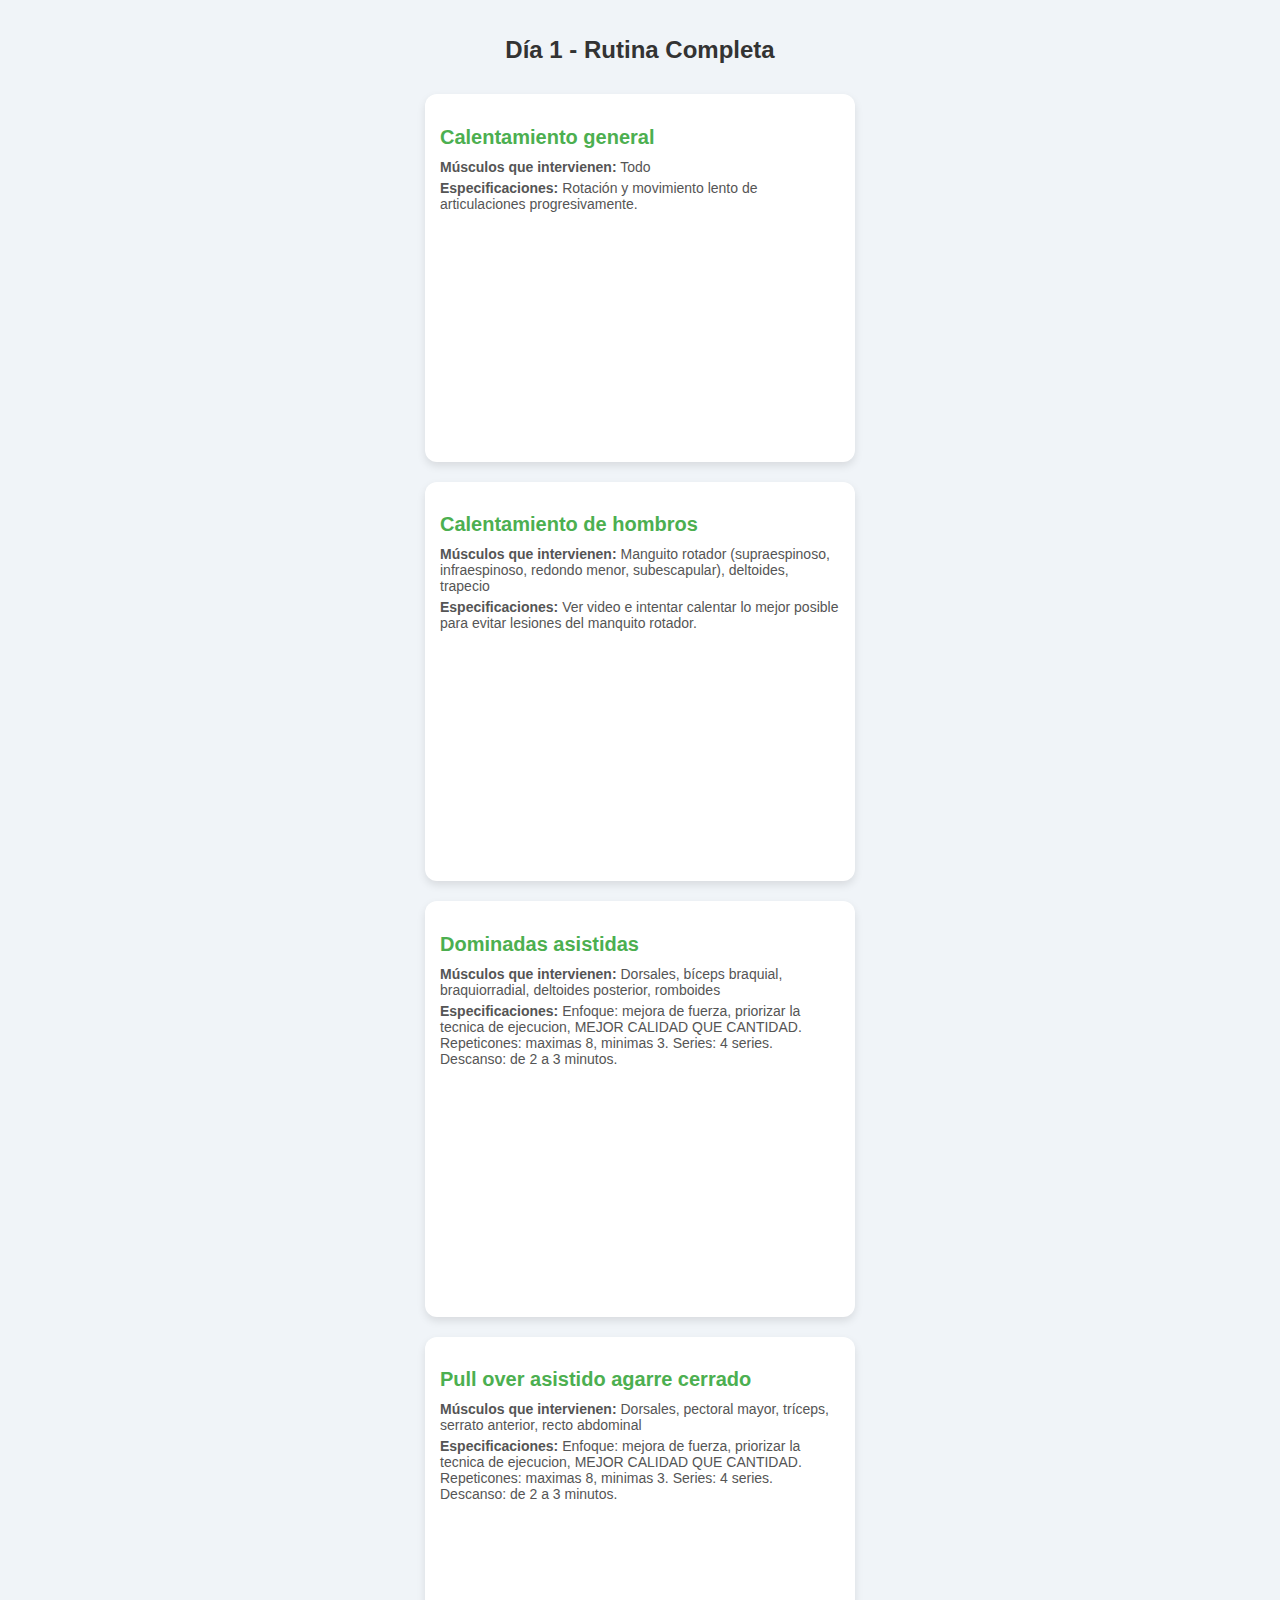
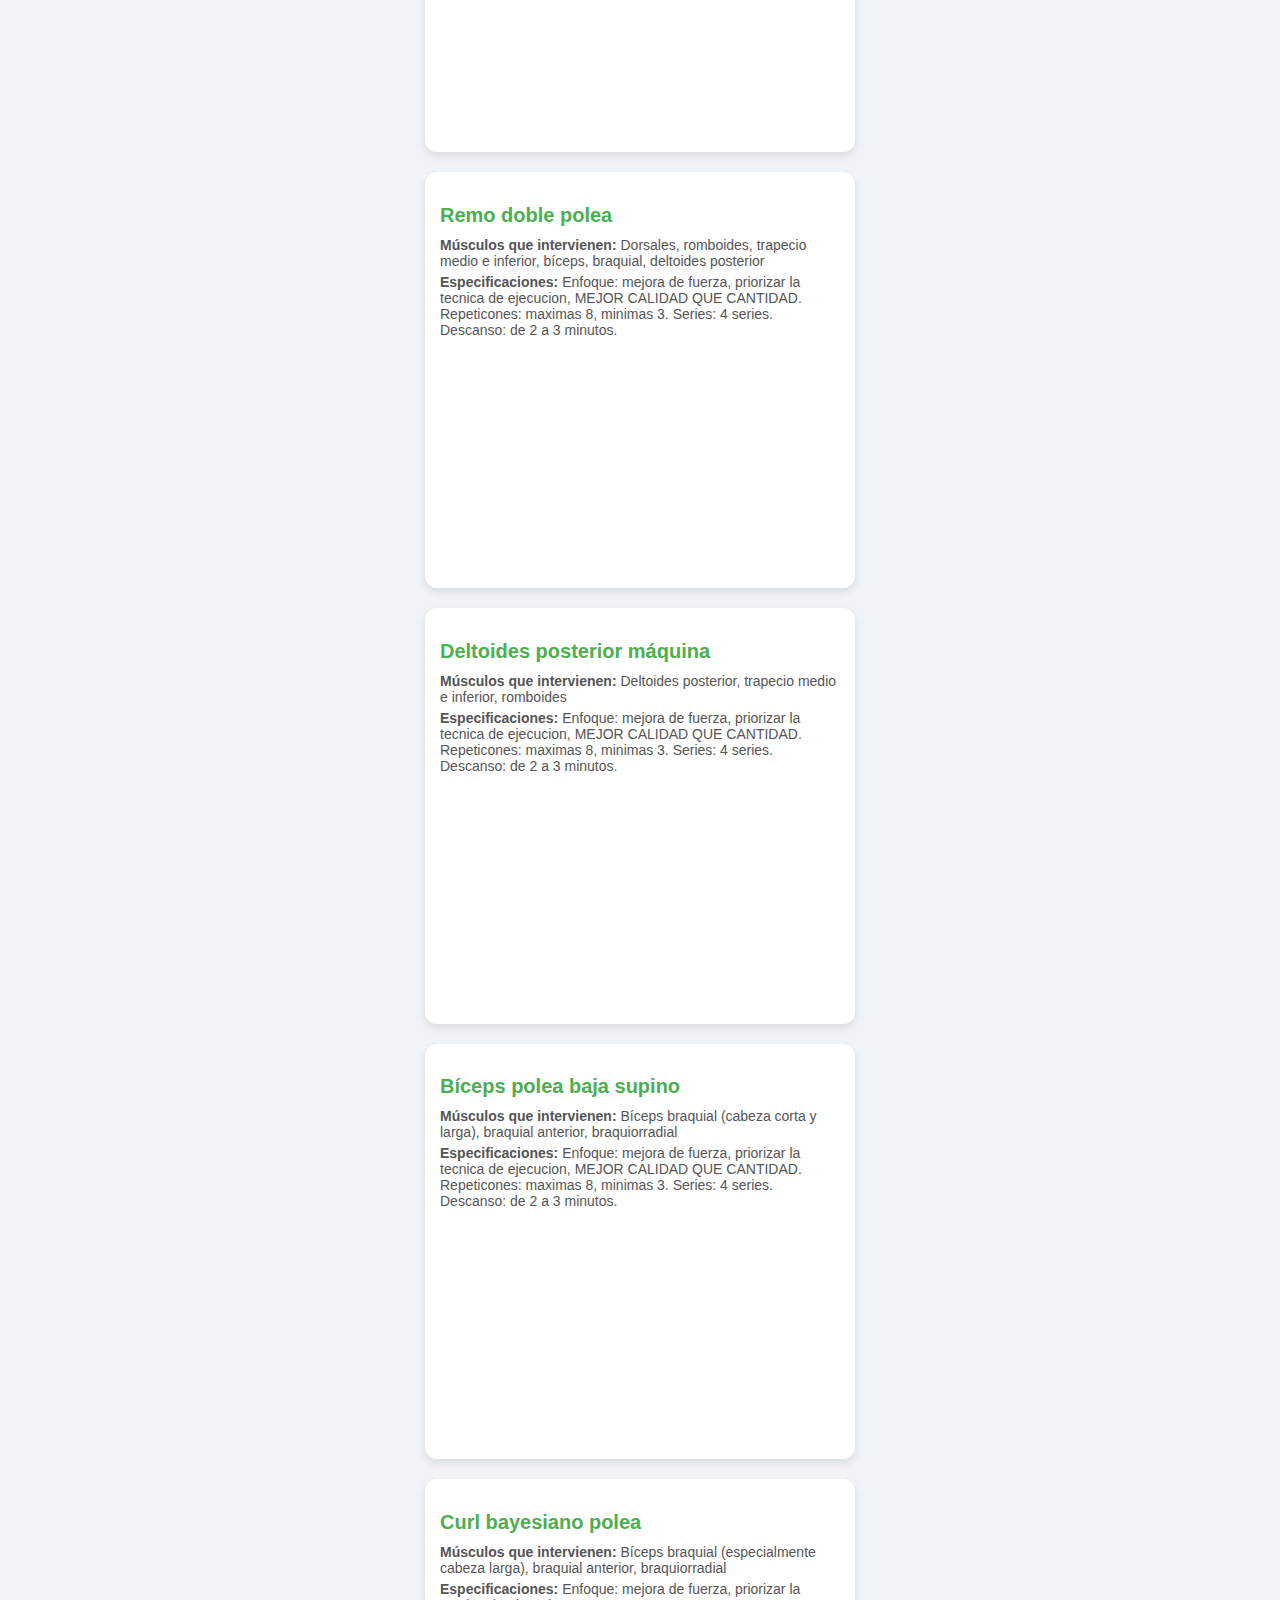
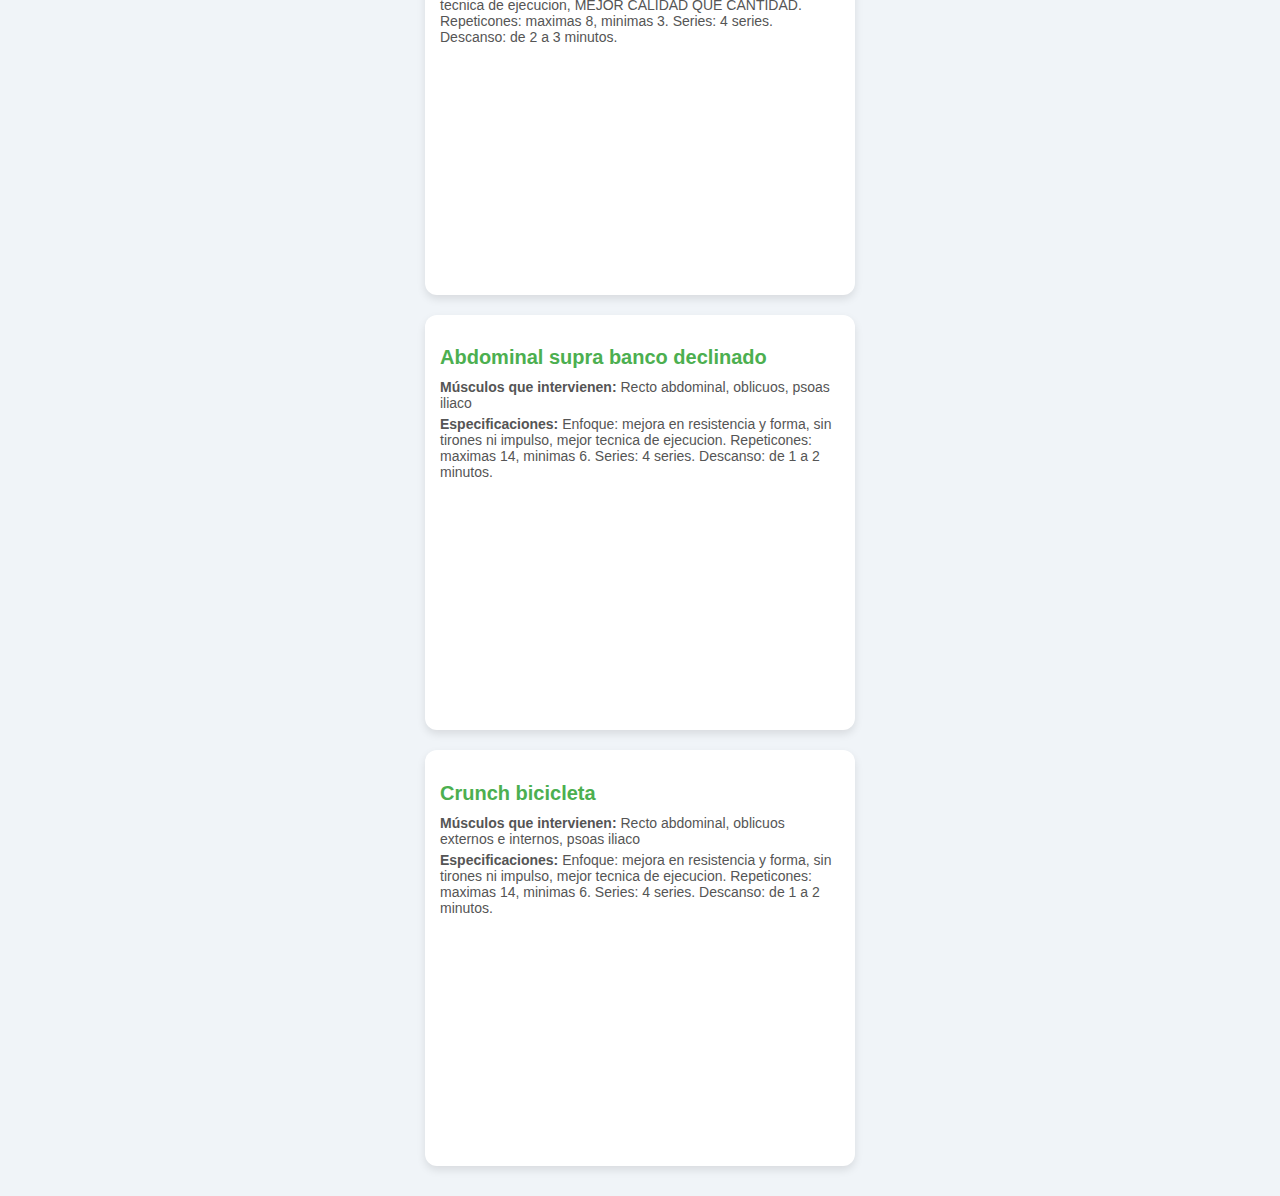
<file: Daniel/dia2.html>
<!DOCTYPE html>
<html lang="es">
<head>
    <meta charset="UTF-8">
    <meta name="viewport" content="width=device-width, initial-scale=1.0">
    <title>Día 1 - Rutina Completa</title>
    <link rel="stylesheet" href="styles2.css">
</head>
<body>
<h1>Día 1 - Rutina Completa</h1>
<div class="rutina-container">
    <div class="ejercicio">
        <h2>Calentamiento general</h2>
        <p><strong>Músculos que intervienen:</strong> Todo</p>
        <p><strong>Especificaciones:</strong> Rotación y movimiento lento de articulaciones progresivamente.</p>
        <div class="video-container">
            <iframe src="https://www.youtube.com/embed/YGoCAfU6d-s" frameborder="0" allowfullscreen></iframe>
        </div>
    </div>

    <div class="ejercicio">
        <h2>Calentamiento de hombros</h2>
        <p><strong>Músculos que intervienen:</strong> Manguito rotador (supraespinoso, infraespinoso, redondo menor, subescapular), deltoides, trapecio</p>
        <p><strong>Especificaciones:</strong> Ver video e intentar calentar lo mejor posible para evitar lesiones del manquito rotador.</p>
        <div class="video-container">
            <iframe src="https://www.youtube.com/embed/A0gCCmGqn_M" frameborder="0" allowfullscreen></iframe>
        </div>
    </div>

    <div class="ejercicio">
        <h2>Dominadas asistidas</h2>
        <p><strong>Músculos que intervienen:</strong> Dorsales, bíceps braquial, braquiorradial, deltoides posterior, romboides</p>
        <p><strong>Especificaciones:</strong> Enfoque: mejora de fuerza, priorizar la tecnica de ejecucion, MEJOR CALIDAD QUE CANTIDAD. Repeticones: maximas 8, minimas 3. Series: 4 series. Descanso: de 2 a 3 minutos.</p>
        <div class="video-container">
            <iframe src="https://www.youtube.com/embed/lgE47t3dr2Q" frameborder="0" allowfullscreen></iframe>
        </div>
    </div>

    <div class="ejercicio">
        <h2>Pull over asistido agarre cerrado</h2>
        <p><strong>Músculos que intervienen:</strong> Dorsales, pectoral mayor, tríceps, serrato anterior, recto abdominal</p>
        <p><strong>Especificaciones:</strong> Enfoque: mejora de fuerza, priorizar la tecnica de ejecucion, MEJOR CALIDAD QUE CANTIDAD. Repeticones: maximas 8, minimas 3. Series: 4 series. Descanso: de 2 a 3 minutos.</p>
        <div class="video-container">
            <iframe src="https://www.youtube.com/embed/4ygpWJgfhIE" frameborder="0" allowfullscreen></iframe>
        </div>
    </div>

    <div class="ejercicio">
        <h2>Remo doble polea</h2>
        <p><strong>Músculos que intervienen:</strong> Dorsales, romboides, trapecio medio e inferior, bíceps, braquial, deltoides posterior</p>
        <p><strong>Especificaciones:</strong> Enfoque: mejora de fuerza, priorizar la tecnica de ejecucion, MEJOR CALIDAD QUE CANTIDAD. Repeticones: maximas 8, minimas 3. Series: 4 series. Descanso: de 2 a 3 minutos.</p>
        <div class="video-container">
            <iframe src="https://www.youtube.com/embed/v02IVd4cuUU" frameborder="0" allowfullscreen></iframe>
        </div>
    </div>

    <div class="ejercicio">
        <h2>Deltoides posterior máquina</h2>
        <p><strong>Músculos que intervienen:</strong> Deltoides posterior, trapecio medio e inferior, romboides</p>
        <p><strong>Especificaciones:</strong> Enfoque: mejora de fuerza, priorizar la tecnica de ejecucion, MEJOR CALIDAD QUE CANTIDAD. Repeticones: maximas 8, minimas 3. Series: 4 series. Descanso: de 2 a 3 minutos.</p>
        <div class="video-container">
            <iframe src="https://www.youtube.com/embed/QJLG15jHksA" frameborder="0" allowfullscreen></iframe>
        </div>
    </div>

    <div class="ejercicio">
        <h2>Bíceps polea baja supino</h2>
        <p><strong>Músculos que intervienen:</strong> Bíceps braquial (cabeza corta y larga), braquial anterior, braquiorradial</p>
        <p><strong>Especificaciones:</strong> Enfoque: mejora de fuerza, priorizar la tecnica de ejecucion, MEJOR CALIDAD QUE CANTIDAD. Repeticones: maximas 8, minimas 3. Series: 4 series. Descanso: de 2 a 3 minutos.</p>
        <div class="video-container">
            <iframe src="https://www.youtube.com/embed/U6op1JiV0T8" frameborder="0" allowfullscreen></iframe>
        </div>
    </div>

    <div class="ejercicio">
        <h2>Curl bayesiano polea</h2>
        <p><strong>Músculos que intervienen:</strong> Bíceps braquial (especialmente cabeza larga), braquial anterior, braquiorradial</p>
        <p><strong>Especificaciones:</strong> Enfoque: mejora de fuerza, priorizar la tecnica de ejecucion, MEJOR CALIDAD QUE CANTIDAD. Repeticones: maximas 8, minimas 3. Series: 4 series. Descanso: de 2 a 3 minutos.</p>
        <div class="video-container">
            <iframe src="https://www.youtube.com/embed/m1wGr3O-nzo" frameborder="0" allowfullscreen></iframe>
        </div>
    </div>

    <div class="ejercicio">
        <h2>Abdominal supra banco declinado</h2>
        <p><strong>Músculos que intervienen:</strong> Recto abdominal, oblicuos, psoas iliaco</p>
        <p><strong>Especificaciones:</strong> Enfoque: mejora en resistencia y forma, sin tirones ni impulso, mejor tecnica de ejecucion. Repeticones: maximas 14, minimas 6. Series: 4 series. Descanso: de 1 a 2 minutos.</p>
        <div class="video-container">
            <iframe src="https://www.youtube.com/embed/e9cDABS-wGk" frameborder="0" allowfullscreen></iframe>
        </div>
    </div>

    <div class="ejercicio">
        <h2>Crunch bicicleta</h2>
        <p><strong>Músculos que intervienen:</strong> Recto abdominal, oblicuos externos e internos, psoas iliaco</p>
        <p><strong>Especificaciones:</strong> Enfoque: mejora en resistencia y forma, sin tirones ni impulso, mejor tecnica de ejecucion. Repeticones: maximas 14, minimas 6. Series: 4 series. Descanso: de 1 a 2 minutos.</p>
        <div class="video-container">
            <iframe src="https://www.youtube.com/embed/wnuLak2onoA" frameborder="0" allowfullscreen></iframe>
        </div>
    </div>
</div>
</body>
</html>
</file>
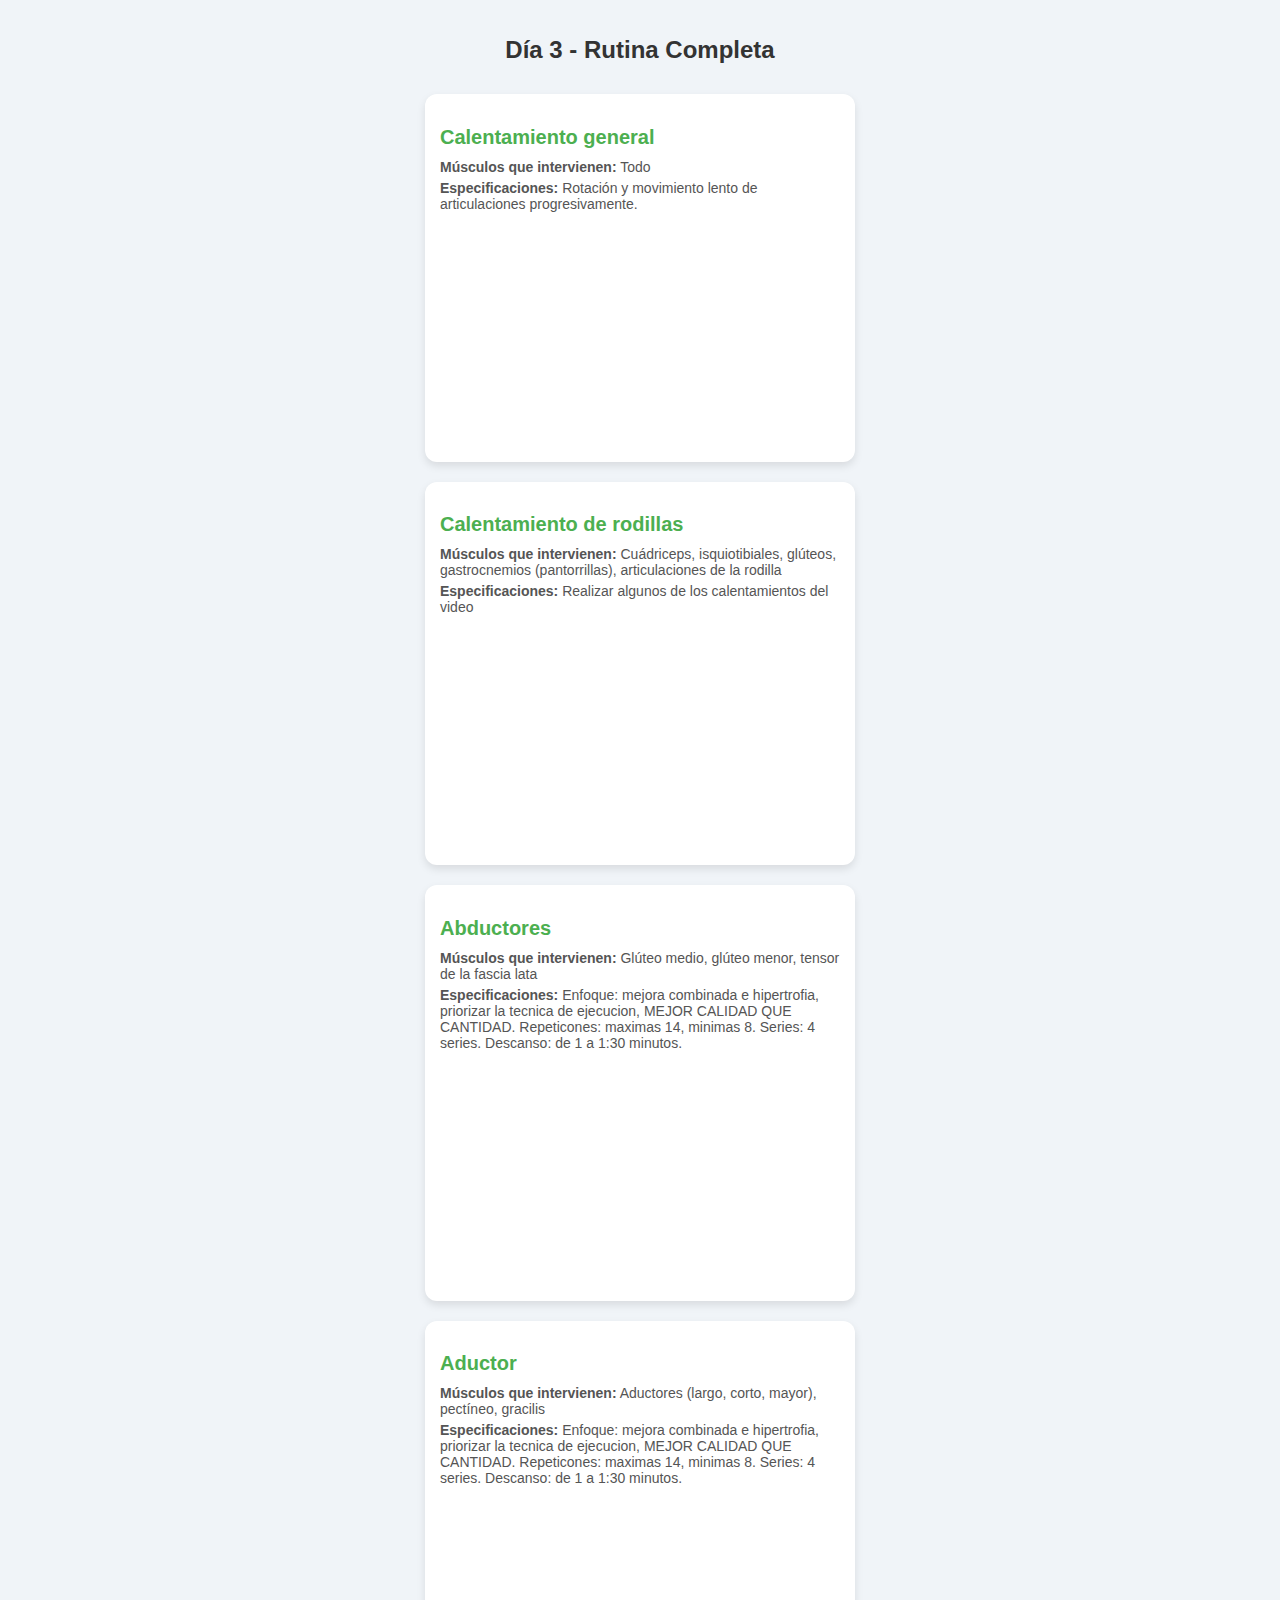
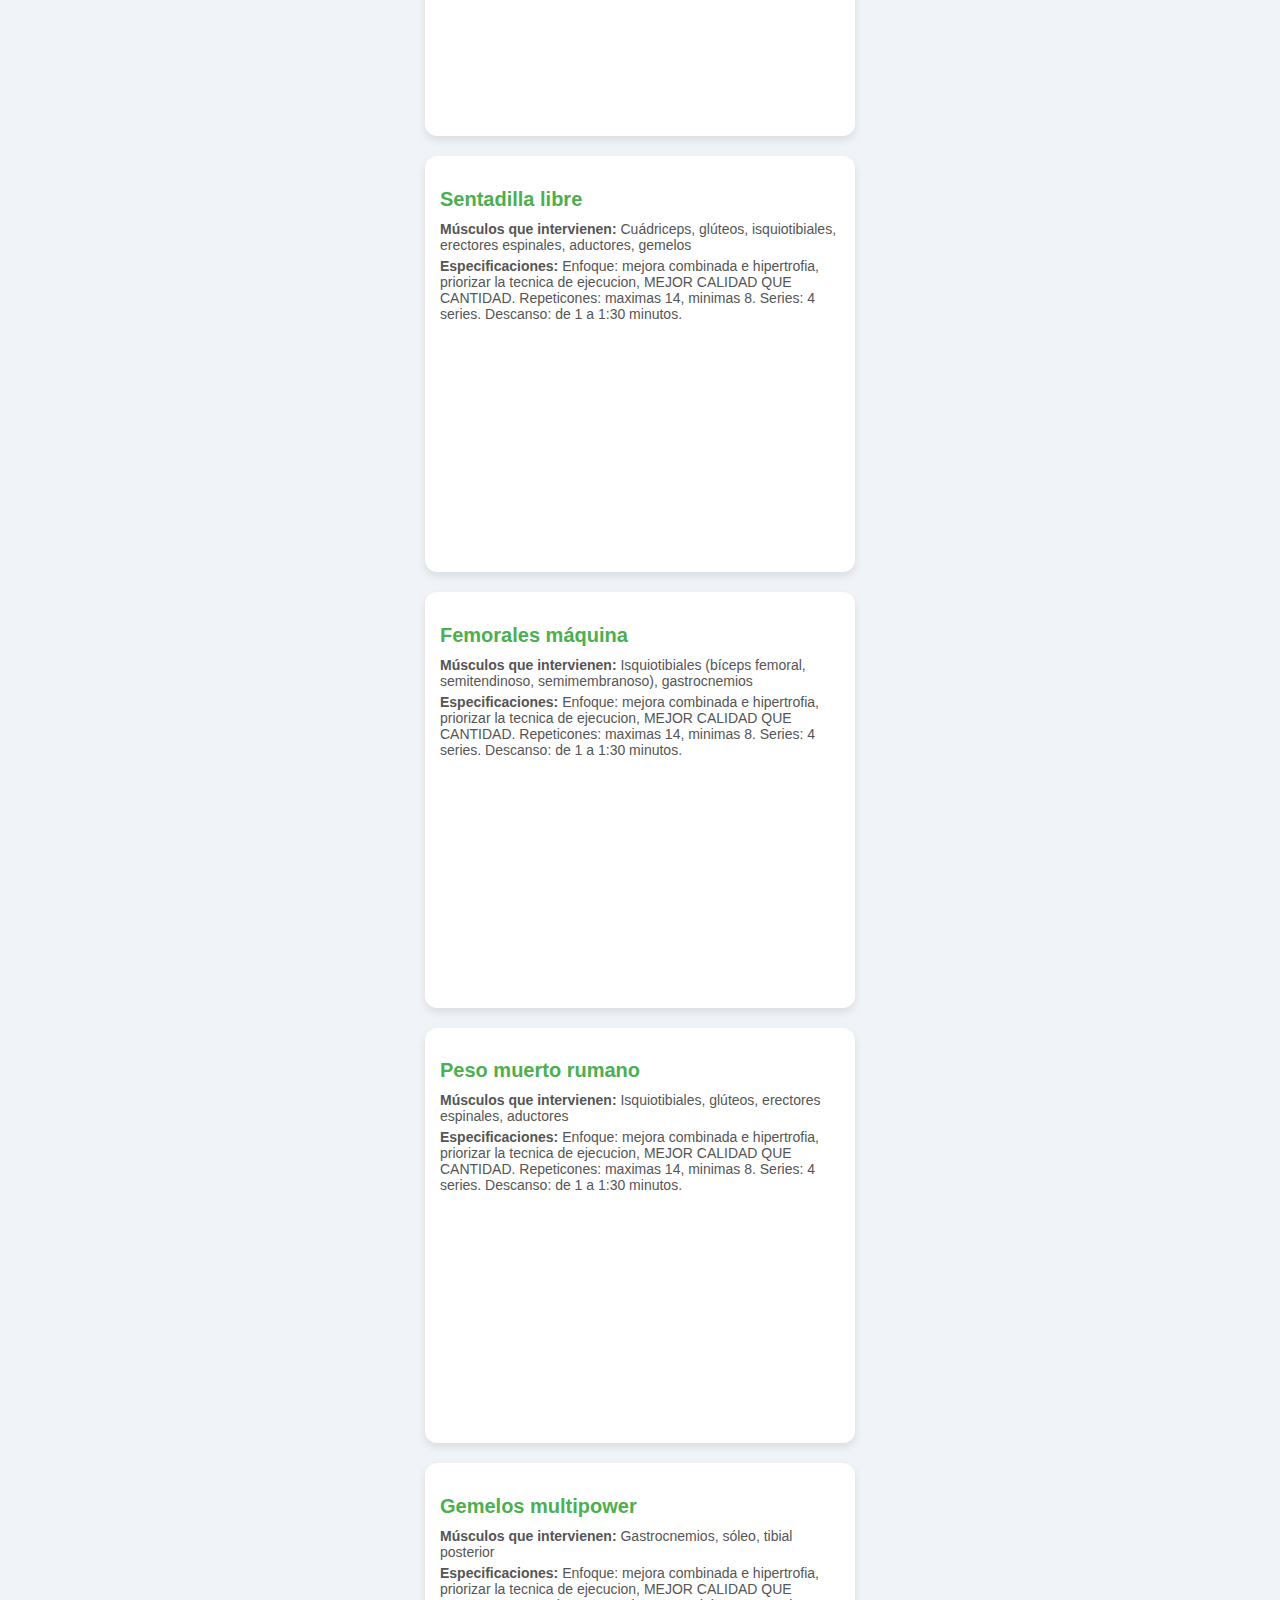
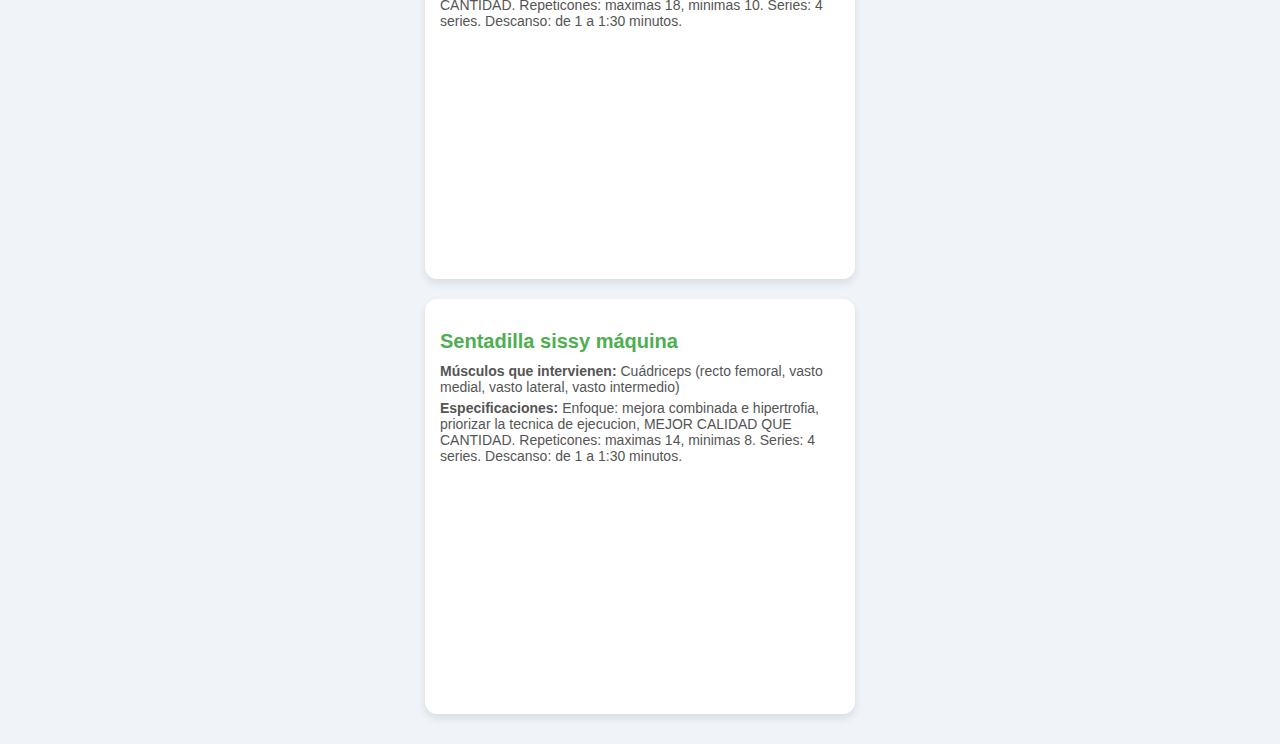
<file: Daniel/dia3.html>
<!DOCTYPE html>
<html lang="es">
<head>
    <meta charset="UTF-8">
    <meta name="viewport" content="width=device-width, initial-scale=1.0">
    <title>Día 2 - Rutina Completa</title>
    <link rel="stylesheet" href="styles2.css">
</head>
<body>
<h1>Día 3 - Rutina Completa</h1>
<div class="rutina-container">
    <div class="ejercicio">
        <h2>Calentamiento general</h2>
        <p><strong>Músculos que intervienen:</strong> Todo</p>
        <p><strong>Especificaciones:</strong> Rotación y movimiento lento de articulaciones progresivamente.</p>
        <div class="video-container">
            <iframe src="https://www.youtube.com/embed/YGoCAfU6d-s" frameborder="0" allowfullscreen></iframe>
        </div>
    </div>

    <div class="ejercicio">
        <h2>Calentamiento de rodillas</h2>
        <p><strong>Músculos que intervienen:</strong> Cuádriceps, isquiotibiales, glúteos, gastrocnemios (pantorrillas), articulaciones de la rodilla</p>
        <p><strong>Especificaciones:</strong> Realizar algunos de los calentamientos del video</p>
        <div class="video-container">
            <iframe src="https://www.youtube.com/embed/jSACK-0lKi4" frameborder="0" allowfullscreen></iframe>
        </div>
    </div>

    <div class="ejercicio">
        <h2>Abductores</h2>
        <p><strong>Músculos que intervienen:</strong> Glúteo medio, glúteo menor, tensor de la fascia lata</p>
        <p><strong>Especificaciones:</strong> Enfoque: mejora combinada e hipertrofia, priorizar la tecnica de ejecucion, MEJOR CALIDAD QUE CANTIDAD. Repeticones: maximas 14, minimas 8. Series: 4 series. Descanso: de 1 a 1:30 minutos.</p>
        <div class="video-container">
            <iframe src="https://www.youtube.com/embed/Ag57DscB5uA" frameborder="0" allowfullscreen></iframe>
        </div>
    </div>

    <div class="ejercicio">
        <h2>Aductor</h2>
        <p><strong>Músculos que intervienen:</strong> Aductores (largo, corto, mayor), pectíneo, gracilis</p>
        <p><strong>Especificaciones:</strong> Enfoque: mejora combinada e hipertrofia, priorizar la tecnica de ejecucion, MEJOR CALIDAD QUE CANTIDAD. Repeticones: maximas 14, minimas 8. Series: 4 series. Descanso: de 1 a 1:30 minutos.</p>
        <div class="video-container">
            <iframe src="https://www.youtube.com/embed/i-Cotxp4wpM" frameborder="0" allowfullscreen></iframe>
        </div>
    </div>

    <div class="ejercicio">
        <h2>Sentadilla libre</h2>
        <p><strong>Músculos que intervienen:</strong> Cuádriceps, glúteos, isquiotibiales, erectores espinales, aductores, gemelos</p>
        <p><strong>Especificaciones:</strong> Enfoque: mejora combinada e hipertrofia, priorizar la tecnica de ejecucion, MEJOR CALIDAD QUE CANTIDAD. Repeticones: maximas 14, minimas 8. Series: 4 series. Descanso: de 1 a 1:30 minutos.</p>
        <div class="video-container">
            <iframe src="https://www.youtube.com/embed/oQ-Poj58S3c" frameborder="0" allowfullscreen></iframe>
        </div>
    </div>

    <div class="ejercicio">
        <h2>Femorales máquina</h2>
        <p><strong>Músculos que intervienen:</strong> Isquiotibiales (bíceps femoral, semitendinoso, semimembranoso), gastrocnemios</p>
        <p><strong>Especificaciones:</strong> Enfoque: mejora combinada e hipertrofia, priorizar la tecnica de ejecucion, MEJOR CALIDAD QUE CANTIDAD. Repeticones: maximas 14, minimas 8. Series: 4 series. Descanso: de 1 a 1:30 minutos.</p>
        <div class="video-container">
            <iframe src="https://www.youtube.com/embed/VEAv16_YIF0" frameborder="0" allowfullscreen></iframe>
        </div>
    </div>

    <div class="ejercicio">
        <h2>Peso muerto rumano</h2>
        <p><strong>Músculos que intervienen:</strong> Isquiotibiales, glúteos, erectores espinales, aductores</p>
        <p><strong>Especificaciones:</strong> Enfoque: mejora combinada e hipertrofia, priorizar la tecnica de ejecucion, MEJOR CALIDAD QUE CANTIDAD. Repeticones: maximas 14, minimas 8. Series: 4 series. Descanso: de 1 a 1:30 minutos.</p>
        <div class="video-container">
            <iframe src="https://www.youtube.com/embed/0mUwMamTBaI" frameborder="0" allowfullscreen></iframe>
        </div>
    </div>

    <div class="ejercicio">
        <h2>Gemelos multipower</h2>
        <p><strong>Músculos que intervienen:</strong> Gastrocnemios, sóleo, tibial posterior</p>
        <p><strong>Especificaciones:</strong> Enfoque: mejora combinada e hipertrofia, priorizar la tecnica de ejecucion, MEJOR CALIDAD QUE CANTIDAD. Repeticones: maximas 18, minimas 10. Series: 4 series. Descanso: de 1 a 1:30 minutos.</p>
        <div class="video-container">
            <iframe src="https://www.youtube.com/embed/3d6jHpU76UE" frameborder="0" allowfullscreen></iframe>
        </div>
    </div>

    <div class="ejercicio">
        <h2>Sentadilla sissy máquina</h2>
        <p><strong>Músculos que intervienen:</strong> Cuádriceps (recto femoral, vasto medial, vasto lateral, vasto intermedio)</p>
        <p><strong>Especificaciones:</strong> Enfoque: mejora combinada e hipertrofia, priorizar la tecnica de ejecucion, MEJOR CALIDAD QUE CANTIDAD. Repeticones: maximas 14, minimas 8. Series: 4 series. Descanso: de 1 a 1:30 minutos.</p>
        <div class="video-container">
            <iframe src="https://www.youtube.com/embed/HcPdY7daTuI" frameborder="0" allowfullscreen></iframe>
        </div>
    </div>
</div>
</body>
</html>
</file>
<file: styles.css>
body {
    font-family: Arial, sans-serif;
    background-color: #f0f4f8;
    margin: 0;
    padding: 20px;
    text-align: center;
}

h1 {
    color: #333;
    margin-bottom: 30px;
    font-size: 24px;
}

/* Card styles */
.dia {
    background-color: #fff;
    border-radius: 12px;
    padding: 20px;
    margin: 15px auto;
    width: 100%;
    max-width: 400px;
    box-shadow: 0 4px 8px rgba(0, 0, 0, 0.1);
    display: flex;
    flex-direction: column;
    align-items: center;
}

button {
    background-color: #4CAF50;
    color: white;
    padding: 12px 24px;
    margin-bottom: 10px;
    border: none;
    border-radius: 8px;
    cursor: pointer;
    font-size: 16px;
    transition: background-color 0.3s ease, transform 0.2s ease;
    width: 100%;
    max-width: 300px;
}

button:hover {
    background-color: #45a049;
    transform: translateY(-2px);
}

p {
    color: #555;
    font-size: 14px;
    margin: 0;
    padding: 0 10px;
}

/* Responsive adjustments */
@media (max-width: 600px) {
    body {
        padding: 10px;
    }

    h1 {
        font-size: 20px;
    }

    .dia {
        padding: 15px;
        margin: 10px 0;
    }

    button {
        font-size: 14px;
        padding: 10px 20px;
    }

    p {
        font-size: 13px;
    }
}
</file>
<file: Daniel/styles.css>
body {
    font-family: Arial, sans-serif;
    background-color: #f0f4f8;
    margin: 0;
    padding: 20px;
    text-align: center;
}

h1 {
    color: #333;
    margin-bottom: 30px;
    font-size: 24px;
}

/* Card styles */
.dia {
    background-color: #fff;
    border-radius: 12px;
    padding: 20px;
    margin: 15px auto;
    width: 100%;
    max-width: 400px;
    box-shadow: 0 4px 8px rgba(0, 0, 0, 0.1);
    display: flex;
    flex-direction: column;
    align-items: center;
}

button {
    background-color: #4CAF50;
    color: white;
    padding: 12px 24px;
    margin-bottom: 10px;
    border: none;
    border-radius: 8px;
    cursor: pointer;
    font-size: 16px;
    transition: background-color 0.3s ease, transform 0.2s ease;
    width: 100%;
    max-width: 300px;
}

button:hover {
    background-color: #45a049;
    transform: translateY(-2px);
}

p {
    color: #555;
    font-size: 14px;
    margin: 0;
    padding: 0 10px;
}

/* Responsive adjustments */
@media (max-width: 600px) {
    body {
        padding: 10px;
    }

    h1 {
        font-size: 20px;
    }

    .dia {
        padding: 15px;
        margin: 10px 0;
    }

    button {
        font-size: 14px;
        padding: 10px 20px;
    }

    p {
        font-size: 13px;
    }
}
</file>
<file: styles2.css>
body {
    font-family: Arial, sans-serif;
    background-color: #f0f4f8;
    margin: 0;
    padding: 20px;
}

h1 {
    text-align: center;
    color: #333;
    font-size: 24px;
    margin-bottom: 20px;
}

.rutina-container {
    display: flex;
    flex-direction: column;
    align-items: center;
}

.ejercicio {
    background-color: #fff;
    border-radius: 12px;
    padding: 15px;
    margin: 10px 0;
    width: 100%;
    max-width: 400px;
    box-shadow: 0 4px 8px rgba(0,0,0,0.1);
}

.ejercicio h2 {
    font-size: 20px;
    color: #4CAF50;
    margin-bottom: 10px;
}

.ejercicio p {
    font-size: 14px;
    color: #555;
    margin: 5px 0;
}

.video-container {
    position: relative;
    width: 100%;
    padding-bottom: 56.25%; /* 16:9 ratio */
    height: 0;
    overflow: hidden;
    border-radius: 8px;
    margin-top: 10px;
}

.video-container iframe {
    position: absolute;
    top: 0;
    left: 0;
    width: 100%;
    height: 100%;
    border: 0;
}

/* Responsive */
@media (max-width: 600px) {
    body {
        padding: 10px;
    }

    h1 {
        font-size: 20px;
    }

    .ejercicio {
        padding: 10px;
    }

    .ejercicio h2 {
        font-size: 18px;
    }

    .ejercicio p {
        font-size: 13px;
    }
}
</file>
<file: Daniel/styles2.css>
body {
    font-family: Arial, sans-serif;
    background-color: #f0f4f8;
    margin: 0;
    padding: 20px;
}

h1 {
    text-align: center;
    color: #333;
    font-size: 24px;
    margin-bottom: 20px;
}

.rutina-container {
    display: flex;
    flex-direction: column;
    align-items: center;
}

.ejercicio {
    background-color: #fff;
    border-radius: 12px;
    padding: 15px;
    margin: 10px 0;
    width: 100%;
    max-width: 400px;
    box-shadow: 0 4px 8px rgba(0,0,0,0.1);
}

.ejercicio h2 {
    font-size: 20px;
    color: #4CAF50;
    margin-bottom: 10px;
}

.ejercicio p {
    font-size: 14px;
    color: #555;
    margin: 5px 0;
}

.video-container {
    position: relative;
    width: 100%;
    padding-bottom: 56.25%; /* 16:9 ratio */
    height: 0;
    overflow: hidden;
    border-radius: 8px;
    margin-top: 10px;
}

.video-container iframe {
    position: absolute;
    top: 0;
    left: 0;
    width: 100%;
    height: 100%;
    border: 0;
}

/* Responsive */
@media (max-width: 600px) {
    body {
        padding: 10px;
    }

    h1 {
        font-size: 20px;
    }

    .ejercicio {
        padding: 10px;
    }

    .ejercicio h2 {
        font-size: 18px;
    }

    .ejercicio p {
        font-size: 13px;
    }
}
</file>
